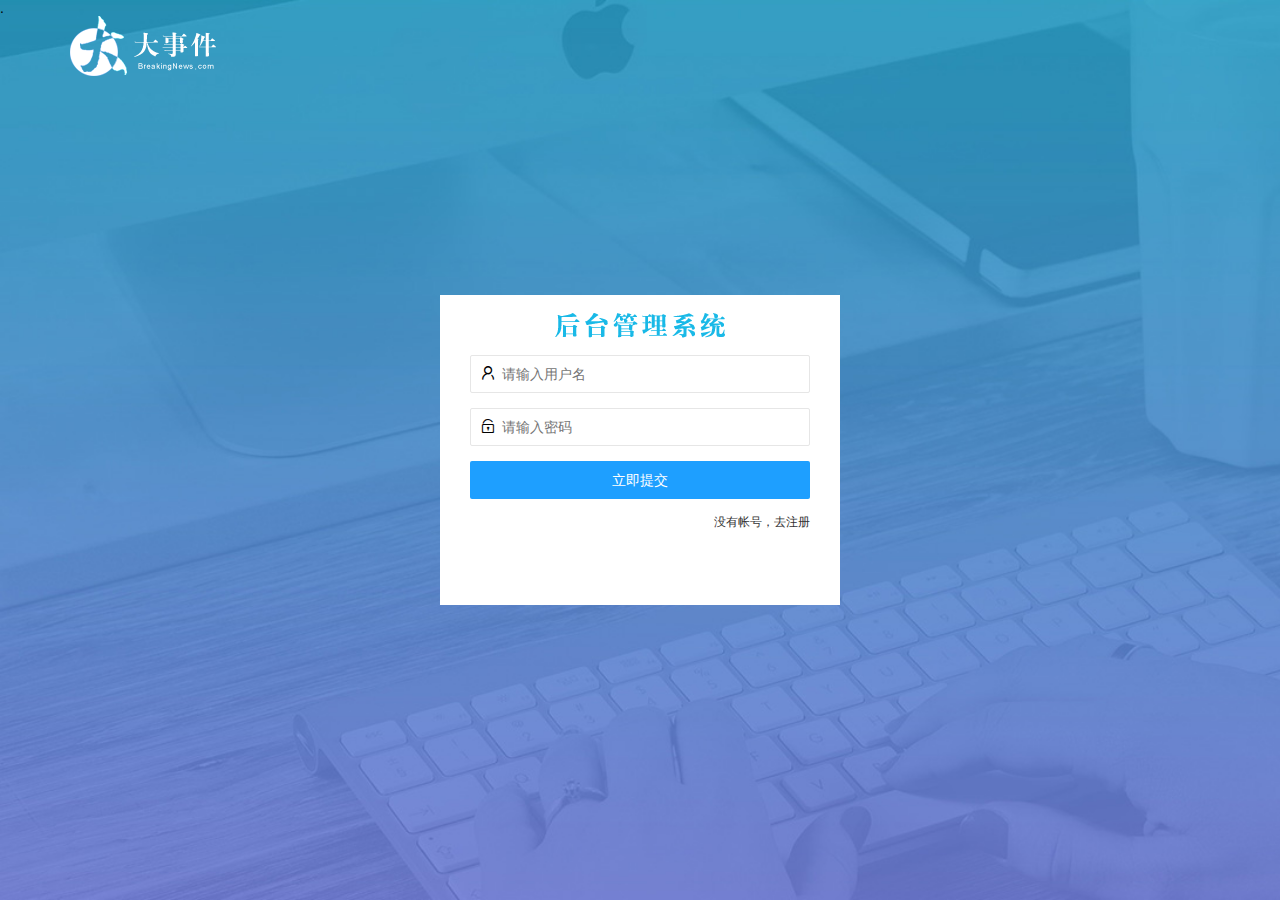
<file: login.html>
<!DOCTYPE html>
<html lang="en">.

<head>
    <meta charset="UTF-8">
    <meta name="viewport" content="width=device-width, initial-scale=1.0">
    <title>大事件登录/注册</title>
    <link rel="stylesheet" href="./assets/lib/layui/css/layui.css">
    <link rel="stylesheet" href="./assets/css/login.css">
</head>

<body>
    <!-- logo -->
    <div class="layui-main">
        <img src="./assets/images/logo.png" alt="">
    </div>

    <!-- 登录注册框 -->
    <div class="loginandregbox">
        <div class="title-box"></div>
        <!-- 登录 -->
        <div class="loginbox">
            <form class="layui-form" action="" id="form-login">
                <!-- 用户名 -->
                <div class="layui-form-item">
                    <i class="layui-icon layui-icon-username"></i>
                    <input type="text" name="username" lay-verify="required" placeholder="请输入用户名"
                        autocomplete="off" class="layui-input">
                </div>
                <!-- 密码 -->
                <div class="layui-form-item">
                    <i class="layui-icon layui-icon-password"></i>
                    <input type="password" name="password" lay-verify="required" placeholder="请输入密码"
                        autocomplete="off" class="layui-input">
                </div>
                <!-- 提交按钮 -->
                <div class="layui-form-item">
                    <button class="layui-btn layui-btn-normal layui-btn-fluid" lay-submit >立即提交</button>
                </div>
                <div class="layui-form-item links">
                    <a href="javascript:;" id="link-reg">没有帐号，去注册</a>
                </div>
            </form>
        </div>

        <!-- 注册 -->
        <div class="regbox">
            <form class="layui-form" action="" id="form-reg">
                <!-- 用户名 -->
                <div class="layui-form-item">
                    <i class="layui-icon layui-icon-username"></i>
                    <input type="text" name="username" lay-verify="required" placeholder="请输入用户名"
                        autocomplete="off" class="layui-input">
                </div>
                <!-- 密码 -->
                <div class="layui-form-item">
                    <i class="layui-icon layui-icon-password"></i>
                    <input type="password" name="password" lay-verify="pw" placeholder="请输入密码" autocomplete="off" class="layui-input" id="password">
                </div>
                <!-- 确认密码 -->
                <div class="layui-form-item">
                    <i class="layui-icon layui-icon-password"></i>
                    <input type="password" name="repassword" lay-verify="rpw" placeholder="请再次输入密码"
                        autocomplete="off" id="repassword" class="layui-input">
                </div>
                <!-- 提交按钮 -->
                <div class="layui-form-item">
                    <button class="layui-btn layui-btn-normal layui-btn-fluid" id="reg" lay-submit >立即提交</button>
                </div>
                <div class="layui-form-item links">
                    <a href="javascript:;" id="link-login">已有帐号，去登录</a>
                </div>
            </form>            
        </div>
    </div>

    <script src="./assets/lib/jquery.js"></script>
    <script src="./assets/js/baseurl.js"></script>
    <script src="./assets/lib/layui/layui.all.js"></script>
    <script src="./assets/js/login.js"></script>
</body>

</html>
</file>
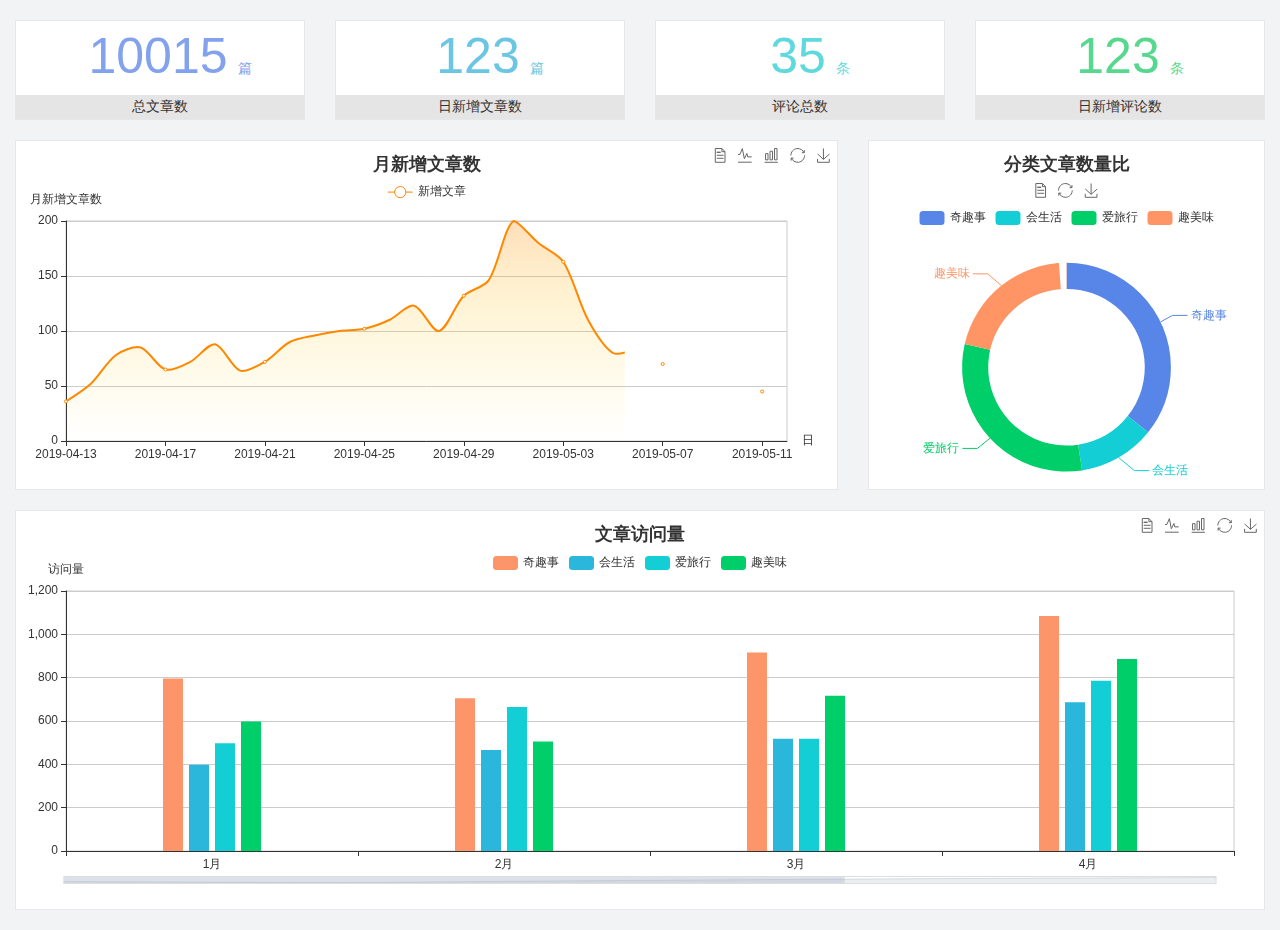
<file: home/dashboard.html>
<!DOCTYPE html>
<html lang="en">

<head>
  <meta charset="UTF-8">
  <meta name="viewport" content="width=device-width, initial-scale=1.0">
  <meta http-equiv="X-UA-Compatible" content="ie=edge">
  <title>图表统计</title>
  <link rel="stylesheet" href="../../assets/lib/bootstrap.css" />
  <link rel="stylesheet" href="../../assets/lib/main.css" />
  <script src="../../assets/lib/jquery.js"></script>
  <script type="text/javascript" src="../../assets/lib/echarts.min.js"></script>
</head>

<body>
  <div class="container-fluid">
    <div class="row spannel_list">
      <div class="col-sm-3 col-xs-6">
        <div class="spannel">
          <em>10015</em><span>篇</span>
          <b>总文章数</b>
        </div>
      </div>
      <div class="col-sm-3 col-xs-6">
        <div class="spannel scolor01">
          <em>123</em><span>篇</span>
          <b>日新增文章数</b>
        </div>
      </div>
      <div class="col-sm-3 col-xs-6">
        <div class="spannel scolor02">
          <em>35</em><span>条</span>
          <b>评论总数</b>
        </div>
      </div>
      <div class="col-sm-3 col-xs-6">
        <div class="spannel scolor03">
          <em>123</em><span>条</span>
          <b>日新增评论数</b>
        </div>
      </div>
    </div>
  </div>

  <div class="container-fluid">
    <div class="row curve-pie">
      <div class="col-lg-8 col-md-8">
        <div class="gragh_pannel" id="curve_show"></div>
      </div>
      <div class="col-lg-4 col-md-4">
        <div class="gragh_pannel" id="pie_show"></div>
      </div>
    </div>
  </div>

  <div class="container-fluid">
    <div class="column_pannel" id="column_show"></div>
  </div>

  <script>
    var oChart = echarts.init(document.getElementById('curve_show'));
    var aList_all = [
      { 'count': 36, 'date': '2019-04-13' },
      { 'count': 52, 'date': '2019-04-14' },
      { 'count': 78, 'date': '2019-04-15' },
      { 'count': 85, 'date': '2019-04-16' },
      { 'count': 65, 'date': '2019-04-17' },
      { 'count': 72, 'date': '2019-04-18' },
      { 'count': 88, 'date': '2019-04-19' },
      { 'count': 64, 'date': '2019-04-20' },
      { 'count': 72, 'date': '2019-04-21' },
      { 'count': 90, 'date': '2019-04-22' },
      { 'count': 96, 'date': '2019-04-23' },
      { 'count': 100, 'date': '2019-04-24' },
      { 'count': 102, 'date': '2019-04-25' },
      { 'count': 110, 'date': '2019-04-26' },
      { 'count': 123, 'date': '2019-04-27' },
      { 'count': 100, 'date': '2019-04-28' },
      { 'count': 132, 'date': '2019-04-29' },
      { 'count': 146, 'date': '2019-04-30' },
      { 'count': 200, 'date': '2019-05-01' },
      { 'count': 180, 'date': '2019-05-02' },
      { 'count': 163, 'date': '2019-05-03' },
      { 'count': 110, 'date': '2019-05-04' },
      { 'count': 80, 'date': '2019-05-05' },
      { 'count': 82, 'date': '2019-05-06' },
      { 'count': 70, 'date': '2019-05-07' },
      { 'count': 65, 'date': '2019-05-08' },
      { 'count': 54, 'date': '2019-05-09' },
      { 'count': 40, 'date': '2019-05-10' },
      { 'count': 45, 'date': '2019-05-11' },
      { 'count': 38, 'date': '2019-05-12' },
    ];

    let aCount = [];
    let aDate = [];

    for (var i = 0; i < aList_all.length; i++) {
      aCount.push(aList_all[i].count);
      aDate.push(aList_all[i].date);
    }

    var chartopt = {
      title: {
        text: '月新增文章数',
        left: 'center',
        top: '10'
      },
      tooltip: {
        trigger: 'axis'
      },
      legend: {
        data: ['新增文章'],
        top: '40'
      },
      toolbox: {
        show: true,
        feature: {
          mark: { show: true },
          dataView: { show: true, readOnly: false },
          magicType: { show: true, type: ['line', 'bar'] },
          restore: { show: true },
          saveAsImage: { show: true }
        }
      },
      calculable: true,
      xAxis: [
        {
          name: '日',
          type: 'category',
          boundaryGap: false,
          data: aDate
        }
      ],
      yAxis: [
        {
          name: '月新增文章数',
          type: 'value'
        }
      ],
      series: [
        {
          name: '新增文章',
          type: 'line',
          smooth: true,
          itemStyle: { normal: { areaStyle: { type: 'default' }, color: '#f80' }, lineStyle: { color: '#f80' } },
          data: aCount
        }],
      areaStyle: {
        normal: {
          color: new echarts.graphic.LinearGradient(0, 0, 0, 1, [{
            offset: 0,
            color: 'rgba(255,136,0,0.39)'
          }, {
            offset: .34,
            color: 'rgba(255,180,0,0.25)'
          }, {
            offset: 1,
            color: 'rgba(255,222,0,0.00)'
          }])

        }
      },
      grid: {
        show: true,
        x: 50,
        x2: 50,
        y: 80,
        height: 220
      }
    };

    oChart.setOption(chartopt);


    var oPie = echarts.init(document.getElementById('pie_show'));
    var oPieopt =
    {
      title: {
        top: 10,
        text: '分类文章数量比',
        x: 'center'
      },
      tooltip: {
        trigger: 'item',
        formatter: "{a} <br/>{b} : {c} ({d}%)"
      },
      color: ['#5885e8', '#13cfd5', '#00ce68', '#ff9565'],
      legend: {
        x: 'center',
        top: 65,
        data: ['奇趣事', '会生活', '爱旅行', '趣美味']
      },
      toolbox: {
        show: true,
        x: 'center',
        top: 35,
        feature: {
          mark: { show: true },
          dataView: { show: true, readOnly: false },
          magicType: {
            show: true,
            type: ['pie', 'funnel'],
            option: {
              funnel: {
                x: '25%',
                width: '50%',
                funnelAlign: 'left',
                max: 1548
              }
            }
          },
          restore: { show: true },
          saveAsImage: { show: true }
        }
      },
      calculable: true,
      series: [
        {
          name: '访问来源',
          type: 'pie',
          radius: ['45%', '60%'],
          center: ['50%', '65%'],
          data: [
            { value: 300, name: '奇趣事' },
            { value: 100, name: '会生活' },
            { value: 260, name: '爱旅行' },
            { value: 180, name: '趣美味' }
          ]
        }
      ]
    };
    oPie.setOption(oPieopt);



    var oColumn = this.echarts.init(document.getElementById('column_show'));
    var oColumnopt =
    {
      title: {
        text: '文章访问量',
        left: 'center',
        top: '10'
      },
      tooltip: {
        trigger: 'axis'
      },
      legend: {
        data: ['奇趣事', '会生活', '爱旅行', '趣美味'],
        top: '40'
      },
      toolbox: {
        show: true,
        feature: {
          mark: { show: true },
          dataView: { show: true, readOnly: false },
          magicType: { show: true, type: ['line', 'bar'] },
          restore: { show: true },
          saveAsImage: { show: true }
        }
      },
      calculable: true,
      xAxis: [
        {
          type: 'category',
          data: ['1月', '2月', '3月', '4月', '5月']
        }
      ],
      yAxis: [
        {
          name: '访问量',
          type: 'value'
        }
      ],
      series: [
        {
          name: '奇趣事',
          type: 'bar',
          barWidth: 20,
          itemStyle: {
            normal: { areaStyle: { type: 'default' }, color: '#fd956a' }
          },
          data: [800, 708, 920, 1090, 1200]
        },
        {
          name: '会生活',
          type: 'bar',
          barWidth: 20,
          itemStyle: {
            normal: { areaStyle: { type: 'default' }, color: '#2bb6db' }
          },
          data: [400, 468, 520, 690, 800]
        },
        {
          name: '爱旅行',
          type: 'bar',
          barWidth: 20,
          itemStyle: {
            normal: { areaStyle: { type: 'default' }, color: '#13cfd5' }
          },
          data: [500, 668, 520, 790, 900]
        },
        {
          name: '趣美味',
          type: 'bar',
          barWidth: 20,
          itemStyle: {
            normal: { areaStyle: { type: 'default' }, color: '#00ce68' }
          },
          data: [600, 508, 720, 890, 1000]
        }
      ],
      grid: {
        show: true,
        x: 50,
        x2: 30,
        y: 80,
        height: 260
      },
      dataZoom: [//给x轴设置滚动条
        {
          start: 0,//默认为0
          end: 100 - 1000 / 31,//默认为100
          type: 'slider',
          show: true,
          xAxisIndex: [0],
          handleSize: 0,//滑动条的 左右2个滑动条的大小
          height: 8,//组件高度
          left: 45, //左边的距离
          right: 50,//右边的距离
          bottom: 26,//右边的距离
          handleColor: '#ddd',//h滑动图标的颜色
          handleStyle: {
            borderColor: "#cacaca",
            borderWidth: "1",
            shadowBlur: 2,
            background: "#ddd",
            shadowColor: "#ddd",
          }
        }]
    };
    oColumn.setOption(oColumnopt);
  </script>
</body>

</html>
</file>
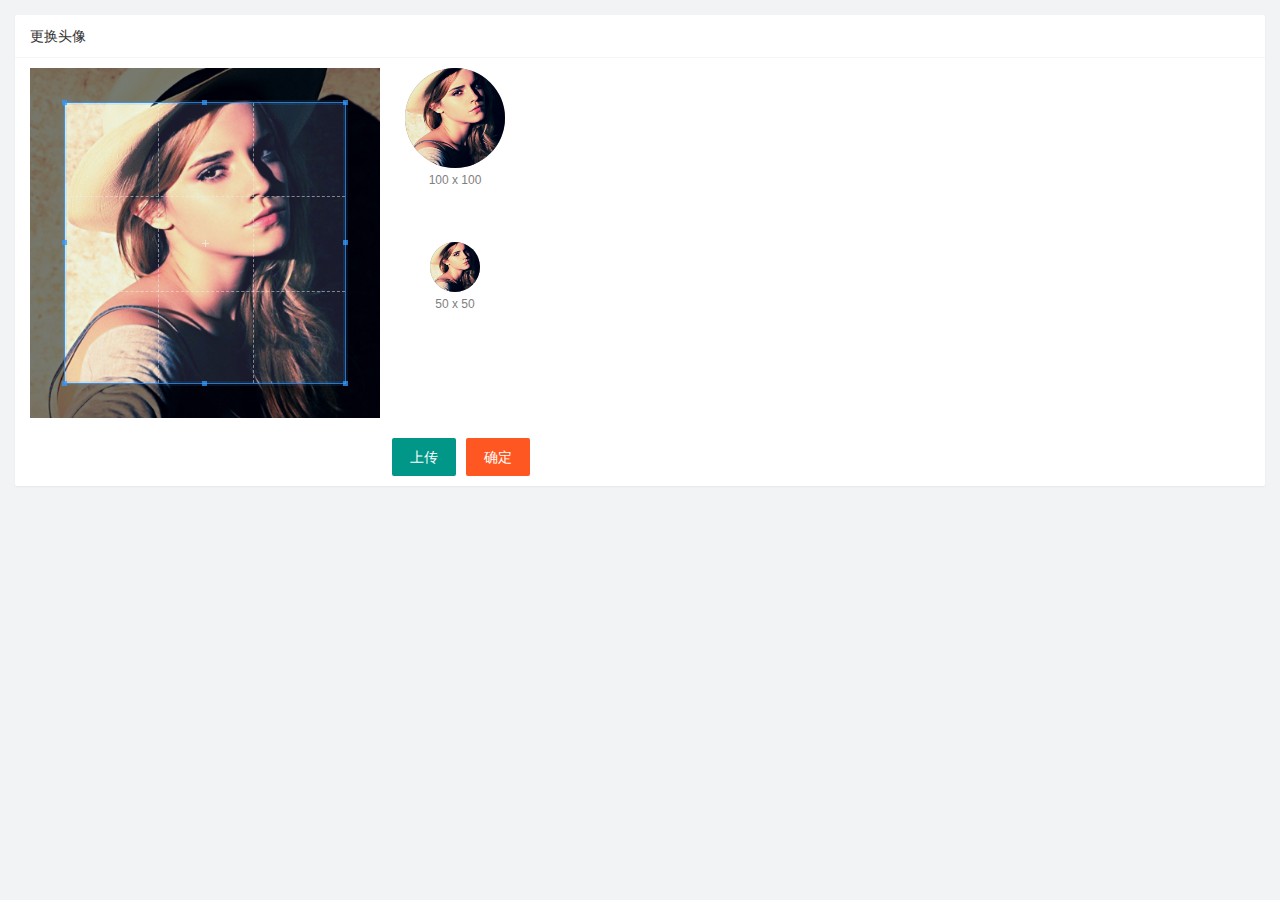
<file: user/useavatar.html>
<!DOCTYPE html>
<html lang="en">

<head>
    <meta charset="UTF-8">
    <meta name="viewport" content="width=device-width, initial-scale=1.0">
    <title>Document</title>
    <link rel="stylesheet" href="/assets/lib/layui/css/layui.css">
    <link rel="stylesheet" href="/assets/lib/cropper/cropper.css">
    <link rel="stylesheet" href="/assets/css/user/useravatar.css">
</head>

<body>
    <div class="layui-card">
        <div class="layui-card-header">更换头像</div>
        <div class="layui-card-body">
            <!-- 第一行的图片裁剪和预览区域 -->
            <div class="row1">
                <!-- 图片裁剪区域 -->
                <div class="cropper-box">
                    <!-- 这个 img 标签很重要，将来会把它初始化为裁剪区域 -->
                    <img id="image" src="/assets/images/sample.jpg" />
                </div>
                <!-- 图片的预览区域 -->
                <div class="preview-box">
                    <div>
                        <!-- 宽高为 100px 的预览区域 -->
                        <div class="img-preview w100"></div>
                        <p class="size">100 x 100</p>
                    </div>
                    <div>
                        <!-- 宽高为 50px 的预览区域 -->
                        <div class="img-preview w50"></div>
                        <p class="size">50 x 50</p>
                    </div>
                </div>
            </div>
            <!-- 第二行的按钮区域 -->
            <div class="row2">
                <input type="file" id="file" accept="image/png,image/jpeg,image/jpg">
                <button type="button" class="layui-btn" id="choose">上传</button>
                <button type="button" class="layui-btn layui-btn-danger" id="upload">确定</button>
            </div>
        </div>
    </div>


    <script src="/assets/lib/layui/layui.all.js"></script>
    <script src="/assets/lib/jquery.js"></script>
    
    <script src="/assets/lib/cropper/Cropper.js"></script>
    <script src="/assets/lib/cropper/jquery-cropper.js"></script>

    <script src="/assets/js/baseurl.js"></script>
    <script src="/assets/js/user/useravatar.js"></script>
</body>

</html>
</file>
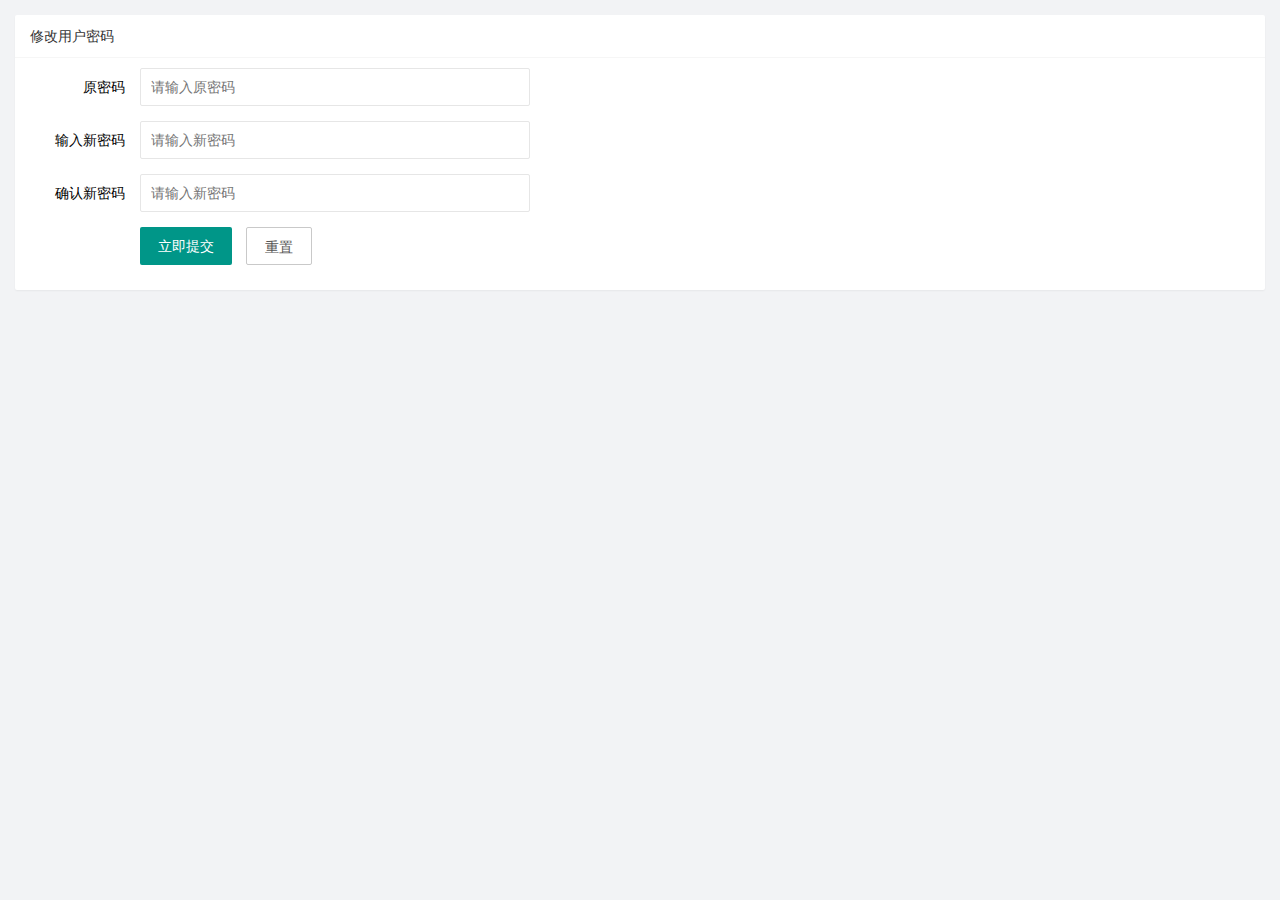
<file: user/usepwd.html>
<!DOCTYPE html>
<html lang="en">

<head>
    <meta charset="UTF-8">
    <meta name="viewport" content="width=device-width, initial-scale=1.0">
    <title>Document</title>
    <link rel="stylesheet" href="/assets/lib/layui/css/layui.css">
    <link rel="stylesheet" href="/assets/css/user/userpwd.css">
</head>

<body>
    <div class="layui-card">
        <div class="layui-card-header">修改用户密码</div>
        <div class="layui-card-body">
            <form class="layui-form" action="" id="userpwd">
                <!-- 原密码 -->
                <div class="layui-form-item">
                    <label class="layui-form-label">原密码</label>
                    <div class="layui-input-block">
                        <input type="password" name="oldPwd" required lay-verify="required" placeholder="请输入原密码"
                            autocomplete="off" class="layui-input">
                    </div>
                </div>
                <!-- 新密码 -->
                <div class="layui-form-item">
                    <label class="layui-form-label">输入新密码</label>
                    <div class="layui-input-block">
                        <input type="password" name="newPwd" required lay-verify="pwd|samepwd" placeholder="请输入新密码"
                            autocomplete="off" class="layui-input">
                    </div>
                </div>
                <!-- 确认新密码 -->
                <div class="layui-form-item">
                    <label class="layui-form-label">确认新密码</label>
                    <div class="layui-input-block">
                        <input type="password" name="renewPwd" required lay-verify="repwd" placeholder="请输入新密码"
                            autocomplete="off" class="layui-input">
                    </div>
                </div>
                <div class="layui-form-item">
                    <div class="layui-input-block">
                      <button type="button" id="submit" class="layui-btn" lay-submit lay-filter="formDemo">立即提交</button>
                      <button type="reset" id="reset" class="layui-btn layui-btn-primary">重置</button>
                    </div>
                  </div>
            </form>
        </div>
    </div>
    <script src="/assets/lib/layui/layui.all.js"></script>
    <script src="/assets/lib/jquery.js"></script>
    <script src="/assets/js/baseurl.js"></script>
    <script src="/assets/js/user/userpwd.js"></script>

</body>

</html>
</file>
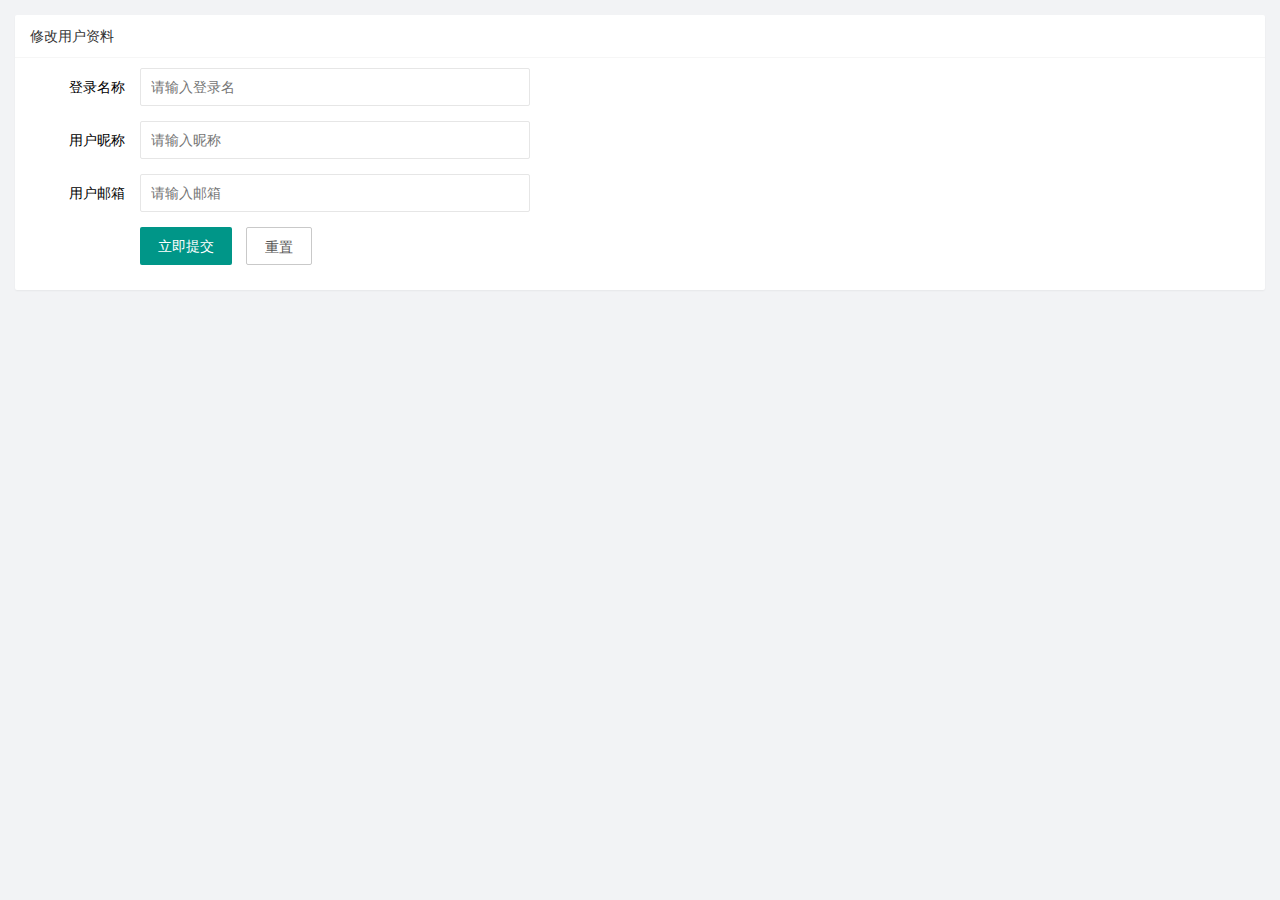
<file: user/userinfo.html>
<!DOCTYPE html>
<html lang="en">

<head>
    <meta charset="UTF-8">
    <meta name="viewport" content="width=device-width, initial-scale=1.0">
    <title>Document</title>
    <link rel="stylesheet" href="/assets/lib/layui/css/layui.css">
    <link rel="stylesheet" href="/assets/css/user/userinfo.css">
</head>

<body>
    <div class="layui-card">
        <div class="layui-card-header">修改用户资料</div>
        <div class="layui-card-body">
            <form class="layui-form" action="" lay-filter="userform" id="userinfo">
                <!-- 用户名无法更改 -->
                <div class="layui-form-item">
                    <label class="layui-form-label">登录名称</label>
                    <div class="layui-input-block">
                        <input type="text" name="username" required lay-verify="required" placeholder="请输入登录名"
                            autocomplete="off" class="layui-input" readonly>
                    </div>
                </div>
                <!-- 隐藏域 -->
                <input type="hidden" name="id" value="">
                <!-- 用户昵称 -->
                <div class="layui-form-item">
                    <label class="layui-form-label">用户昵称</label>
                    <div class="layui-input-block">
                        <input type="text" name="nickname" required lay-verify="nickname" placeholder="请输入昵称"
                            autocomplete="off" class="layui-input">
                    </div>
                </div>
                <!-- 用户邮箱 -->
                <div class="layui-form-item">
                    <label class="layui-form-label">用户邮箱</label>
                    <div class="layui-input-block">
                        <input type="text" name="email" required lay-verify="required|email" placeholder="请输入邮箱"
                            autocomplete="off" class="layui-input">
                    </div>
                </div>
                <div class="layui-form-item">
                    <div class="layui-input-block">
                      <button type="button" id="submit" class="layui-btn" lay-submit lay-filter="formDemo">立即提交</button>
                      <button type="button" id="reset" class="layui-btn layui-btn-primary">重置</button>
                    </div>
                  </div>
            </form>
        </div>
    </div>
    <script src="/assets/lib/layui/layui.all.js"></script>
    <script src="/assets/lib/jquery.js"></script>
    <script src="/assets/js/baseurl.js"></script>
    <script src="/assets/js/user/userinfo.js"></script>

</body>

</html>
</file>
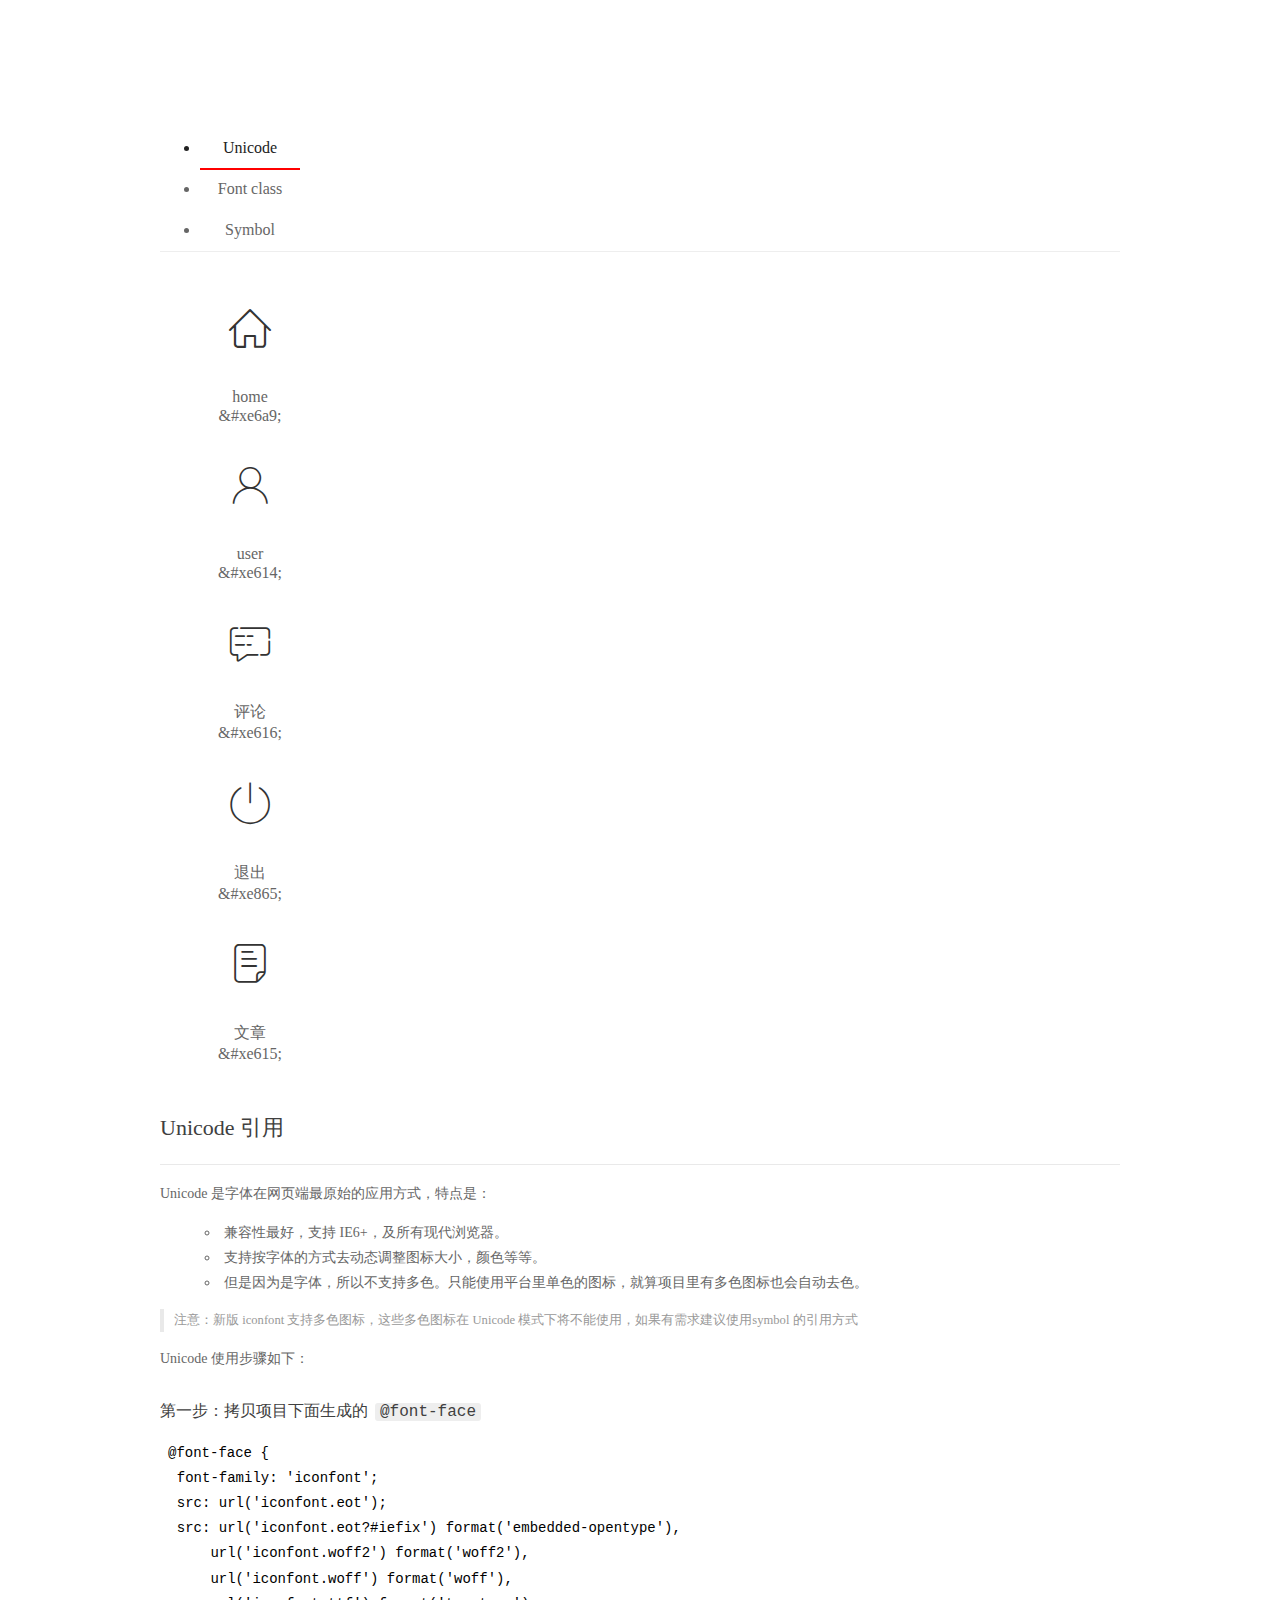
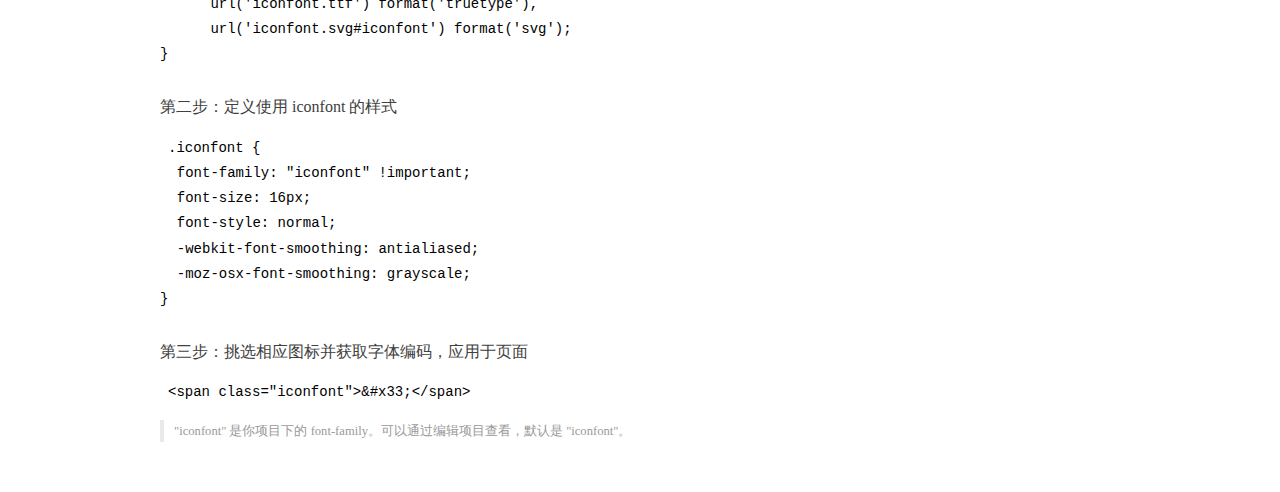
<file: assets/fonts/demo_index.html>
<!DOCTYPE html>
<html>
<head>
  <meta charset="utf-8"/>
  <title>IconFont Demo</title>
  <link rel="shortcut icon" href="https://gtms04.alicdn.com/tps/i4/TB1_oz6GVXXXXaFXpXXJDFnIXXX-64-64.ico" type="image/x-icon"/>
  <link rel="stylesheet" href="https://g.alicdn.com/thx/cube/1.3.2/cube.min.css">
  <link rel="stylesheet" href="demo.css">
  <link rel="stylesheet" href="iconfont.css">
  <script src="iconfont.js"></script>
  <!-- jQuery -->
  <script src="https://a1.alicdn.com/oss/uploads/2018/12/26/7bfddb60-08e8-11e9-9b04-53e73bb6408b.js"></script>
  <!-- 代码高亮 -->
  <script src="https://a1.alicdn.com/oss/uploads/2018/12/26/a3f714d0-08e6-11e9-8a15-ebf944d7534c.js"></script>
</head>
<body>
  <div class="main">
    <h1 class="logo"><a href="https://www.iconfont.cn/" title="iconfont 首页" target="_blank">&#xe86b;</a></h1>
    <div class="nav-tabs">
      <ul id="tabs" class="dib-box">
        <li class="dib active"><span>Unicode</span></li>
        <li class="dib"><span>Font class</span></li>
        <li class="dib"><span>Symbol</span></li>
      </ul>
      
    </div>
    <div class="tab-container">
      <div class="content unicode" style="display: block;">
          <ul class="icon_lists dib-box">
          
            <li class="dib">
              <span class="icon iconfont">&#xe6a9;</span>
                <div class="name">home</div>
                <div class="code-name">&amp;#xe6a9;</div>
              </li>
          
            <li class="dib">
              <span class="icon iconfont">&#xe614;</span>
                <div class="name">user</div>
                <div class="code-name">&amp;#xe614;</div>
              </li>
          
            <li class="dib">
              <span class="icon iconfont">&#xe616;</span>
                <div class="name">评论</div>
                <div class="code-name">&amp;#xe616;</div>
              </li>
          
            <li class="dib">
              <span class="icon iconfont">&#xe865;</span>
                <div class="name">退出</div>
                <div class="code-name">&amp;#xe865;</div>
              </li>
          
            <li class="dib">
              <span class="icon iconfont">&#xe615;</span>
                <div class="name">文章</div>
                <div class="code-name">&amp;#xe615;</div>
              </li>
          
          </ul>
          <div class="article markdown">
          <h2 id="unicode-">Unicode 引用</h2>
          <hr>

          <p>Unicode 是字体在网页端最原始的应用方式，特点是：</p>
          <ul>
            <li>兼容性最好，支持 IE6+，及所有现代浏览器。</li>
            <li>支持按字体的方式去动态调整图标大小，颜色等等。</li>
            <li>但是因为是字体，所以不支持多色。只能使用平台里单色的图标，就算项目里有多色图标也会自动去色。</li>
          </ul>
          <blockquote>
            <p>注意：新版 iconfont 支持多色图标，这些多色图标在 Unicode 模式下将不能使用，如果有需求建议使用symbol 的引用方式</p>
          </blockquote>
          <p>Unicode 使用步骤如下：</p>
          <h3 id="-font-face">第一步：拷贝项目下面生成的 <code>@font-face</code></h3>
<pre><code class="language-css"
>@font-face {
  font-family: 'iconfont';
  src: url('iconfont.eot');
  src: url('iconfont.eot?#iefix') format('embedded-opentype'),
      url('iconfont.woff2') format('woff2'),
      url('iconfont.woff') format('woff'),
      url('iconfont.ttf') format('truetype'),
      url('iconfont.svg#iconfont') format('svg');
}
</code></pre>
          <h3 id="-iconfont-">第二步：定义使用 iconfont 的样式</h3>
<pre><code class="language-css"
>.iconfont {
  font-family: "iconfont" !important;
  font-size: 16px;
  font-style: normal;
  -webkit-font-smoothing: antialiased;
  -moz-osx-font-smoothing: grayscale;
}
</code></pre>
          <h3 id="-">第三步：挑选相应图标并获取字体编码，应用于页面</h3>
<pre>
<code class="language-html"
>&lt;span class="iconfont"&gt;&amp;#x33;&lt;/span&gt;
</code></pre>
          <blockquote>
            <p>"iconfont" 是你项目下的 font-family。可以通过编辑项目查看，默认是 "iconfont"。</p>
          </blockquote>
          </div>
      </div>
      <div class="content font-class">
        <ul class="icon_lists dib-box">
          
          <li class="dib">
            <span class="icon iconfont icon-home"></span>
            <div class="name">
              home
            </div>
            <div class="code-name">.icon-home
            </div>
          </li>
          
          <li class="dib">
            <span class="icon iconfont icon-user"></span>
            <div class="name">
              user
            </div>
            <div class="code-name">.icon-user
            </div>
          </li>
          
          <li class="dib">
            <span class="icon iconfont icon-pinglun"></span>
            <div class="name">
              评论
            </div>
            <div class="code-name">.icon-pinglun
            </div>
          </li>
          
          <li class="dib">
            <span class="icon iconfont icon-tuichu"></span>
            <div class="name">
              退出
            </div>
            <div class="code-name">.icon-tuichu
            </div>
          </li>
          
          <li class="dib">
            <span class="icon iconfont icon-16"></span>
            <div class="name">
              文章
            </div>
            <div class="code-name">.icon-16
            </div>
          </li>
          
        </ul>
        <div class="article markdown">
        <h2 id="font-class-">font-class 引用</h2>
        <hr>

        <p>font-class 是 Unicode 使用方式的一种变种，主要是解决 Unicode 书写不直观，语意不明确的问题。</p>
        <p>与 Unicode 使用方式相比，具有如下特点：</p>
        <ul>
          <li>兼容性良好，支持 IE8+，及所有现代浏览器。</li>
          <li>相比于 Unicode 语意明确，书写更直观。可以很容易分辨这个 icon 是什么。</li>
          <li>因为使用 class 来定义图标，所以当要替换图标时，只需要修改 class 里面的 Unicode 引用。</li>
          <li>不过因为本质上还是使用的字体，所以多色图标还是不支持的。</li>
        </ul>
        <p>使用步骤如下：</p>
        <h3 id="-fontclass-">第一步：引入项目下面生成的 fontclass 代码：</h3>
<pre><code class="language-html">&lt;link rel="stylesheet" href="./iconfont.css"&gt;
</code></pre>
        <h3 id="-">第二步：挑选相应图标并获取类名，应用于页面：</h3>
<pre><code class="language-html">&lt;span class="iconfont icon-xxx"&gt;&lt;/span&gt;
</code></pre>
        <blockquote>
          <p>"
            iconfont" 是你项目下的 font-family。可以通过编辑项目查看，默认是 "iconfont"。</p>
        </blockquote>
      </div>
      </div>
      <div class="content symbol">
          <ul class="icon_lists dib-box">
          
            <li class="dib">
                <svg class="icon svg-icon" aria-hidden="true">
                  <use xlink:href="#icon-home"></use>
                </svg>
                <div class="name">home</div>
                <div class="code-name">#icon-home</div>
            </li>
          
            <li class="dib">
                <svg class="icon svg-icon" aria-hidden="true">
                  <use xlink:href="#icon-user"></use>
                </svg>
                <div class="name">user</div>
                <div class="code-name">#icon-user</div>
            </li>
          
            <li class="dib">
                <svg class="icon svg-icon" aria-hidden="true">
                  <use xlink:href="#icon-pinglun"></use>
                </svg>
                <div class="name">评论</div>
                <div class="code-name">#icon-pinglun</div>
            </li>
          
            <li class="dib">
                <svg class="icon svg-icon" aria-hidden="true">
                  <use xlink:href="#icon-tuichu"></use>
                </svg>
                <div class="name">退出</div>
                <div class="code-name">#icon-tuichu</div>
            </li>
          
            <li class="dib">
                <svg class="icon svg-icon" aria-hidden="true">
                  <use xlink:href="#icon-16"></use>
                </svg>
                <div class="name">文章</div>
                <div class="code-name">#icon-16</div>
            </li>
          
          </ul>
          <div class="article markdown">
          <h2 id="symbol-">Symbol 引用</h2>
          <hr>

          <p>这是一种全新的使用方式，应该说这才是未来的主流，也是平台目前推荐的用法。相关介绍可以参考这篇<a href="">文章</a>
            这种用法其实是做了一个 SVG 的集合，与另外两种相比具有如下特点：</p>
          <ul>
            <li>支持多色图标了，不再受单色限制。</li>
            <li>通过一些技巧，支持像字体那样，通过 <code>font-size</code>, <code>color</code> 来调整样式。</li>
            <li>兼容性较差，支持 IE9+，及现代浏览器。</li>
            <li>浏览器渲染 SVG 的性能一般，还不如 png。</li>
          </ul>
          <p>使用步骤如下：</p>
          <h3 id="-symbol-">第一步：引入项目下面生成的 symbol 代码：</h3>
<pre><code class="language-html">&lt;script src="./iconfont.js"&gt;&lt;/script&gt;
</code></pre>
          <h3 id="-css-">第二步：加入通用 CSS 代码（引入一次就行）：</h3>
<pre><code class="language-html">&lt;style&gt;
.icon {
  width: 1em;
  height: 1em;
  vertical-align: -0.15em;
  fill: currentColor;
  overflow: hidden;
}
&lt;/style&gt;
</code></pre>
          <h3 id="-">第三步：挑选相应图标并获取类名，应用于页面：</h3>
<pre><code class="language-html">&lt;svg class="icon" aria-hidden="true"&gt;
  &lt;use xlink:href="#icon-xxx"&gt;&lt;/use&gt;
&lt;/svg&gt;
</code></pre>
          </div>
      </div>

    </div>
  </div>
  <script>
  $(document).ready(function () {
      $('.tab-container .content:first').show()

      $('#tabs li').click(function (e) {
        var tabContent = $('.tab-container .content')
        var index = $(this).index()

        if ($(this).hasClass('active')) {
          return
        } else {
          $('#tabs li').removeClass('active')
          $(this).addClass('active')

          tabContent.hide().eq(index).fadeIn()
        }
      })
    })
  </script>
</body>
</html>
</file>
<file: assets/lib/layui/css/layui.css>
/** layui-v2.5.5 MIT License By https://www.layui.com */
 .layui-inline,img{display:inline-block;vertical-align:middle}h1,h2,h3,h4,h5,h6{font-weight:400}.layui-edge,.layui-header,.layui-inline,.layui-main{position:relative}.layui-body,.layui-edge,.layui-elip{overflow:hidden}.layui-btn,.layui-edge,.layui-inline,img{vertical-align:middle}.layui-btn,.layui-disabled,.layui-icon,.layui-unselect{-moz-user-select:none;-webkit-user-select:none;-ms-user-select:none}.layui-elip,.layui-form-checkbox span,.layui-form-pane .layui-form-label{text-overflow:ellipsis;white-space:nowrap}.layui-breadcrumb,.layui-tree-btnGroup{visibility:hidden}blockquote,body,button,dd,div,dl,dt,form,h1,h2,h3,h4,h5,h6,input,li,ol,p,pre,td,textarea,th,ul{margin:0;padding:0;-webkit-tap-highlight-color:rgba(0,0,0,0)}a:active,a:hover{outline:0}img{border:none}li{list-style:none}table{border-collapse:collapse;border-spacing:0}h4,h5,h6{font-size:100%}button,input,optgroup,option,select,textarea{font-family:inherit;font-size:inherit;font-style:inherit;font-weight:inherit;outline:0}pre{white-space:pre-wrap;white-space:-moz-pre-wrap;white-space:-pre-wrap;white-space:-o-pre-wrap;word-wrap:break-word}body{line-height:24px;font:14px Helvetica Neue,Helvetica,PingFang SC,Tahoma,Arial,sans-serif}hr{height:1px;margin:10px 0;border:0;clear:both}a{color:#333;text-decoration:none}a:hover{color:#777}a cite{font-style:normal;*cursor:pointer}.layui-border-box,.layui-border-box *{box-sizing:border-box}.layui-box,.layui-box *{box-sizing:content-box}.layui-clear{clear:both;*zoom:1}.layui-clear:after{content:'\20';clear:both;*zoom:1;display:block;height:0}.layui-inline{*display:inline;*zoom:1}.layui-edge{display:inline-block;width:0;height:0;border-width:6px;border-style:dashed;border-color:transparent}.layui-edge-top{top:-4px;border-bottom-color:#999;border-bottom-style:solid}.layui-edge-right{border-left-color:#999;border-left-style:solid}.layui-edge-bottom{top:2px;border-top-color:#999;border-top-style:solid}.layui-edge-left{border-right-color:#999;border-right-style:solid}.layui-disabled,.layui-disabled:hover{color:#d2d2d2!important;cursor:not-allowed!important}.layui-circle{border-radius:100%}.layui-show{display:block!important}.layui-hide{display:none!important}@font-face{font-family:layui-icon;src:url(../font/iconfont.eot?v=250);src:url(../font/iconfont.eot?v=250#iefix) format('embedded-opentype'),url(../font/iconfont.woff2?v=250) format('woff2'),url(../font/iconfont.woff?v=250) format('woff'),url(../font/iconfont.ttf?v=250) format('truetype'),url(../font/iconfont.svg?v=250#layui-icon) format('svg')}.layui-icon{font-family:layui-icon!important;font-size:16px;font-style:normal;-webkit-font-smoothing:antialiased;-moz-osx-font-smoothing:grayscale}.layui-icon-reply-fill:before{content:"\e611"}.layui-icon-set-fill:before{content:"\e614"}.layui-icon-menu-fill:before{content:"\e60f"}.layui-icon-search:before{content:"\e615"}.layui-icon-share:before{content:"\e641"}.layui-icon-set-sm:before{content:"\e620"}.layui-icon-engine:before{content:"\e628"}.layui-icon-close:before{content:"\1006"}.layui-icon-close-fill:before{content:"\1007"}.layui-icon-chart-screen:before{content:"\e629"}.layui-icon-star:before{content:"\e600"}.layui-icon-circle-dot:before{content:"\e617"}.layui-icon-chat:before{content:"\e606"}.layui-icon-release:before{content:"\e609"}.layui-icon-list:before{content:"\e60a"}.layui-icon-chart:before{content:"\e62c"}.layui-icon-ok-circle:before{content:"\1005"}.layui-icon-layim-theme:before{content:"\e61b"}.layui-icon-table:before{content:"\e62d"}.layui-icon-right:before{content:"\e602"}.layui-icon-left:before{content:"\e603"}.layui-icon-cart-simple:before{content:"\e698"}.layui-icon-face-cry:before{content:"\e69c"}.layui-icon-face-smile:before{content:"\e6af"}.layui-icon-survey:before{content:"\e6b2"}.layui-icon-tree:before{content:"\e62e"}.layui-icon-upload-circle:before{content:"\e62f"}.layui-icon-add-circle:before{content:"\e61f"}.layui-icon-download-circle:before{content:"\e601"}.layui-icon-templeate-1:before{content:"\e630"}.layui-icon-util:before{content:"\e631"}.layui-icon-face-surprised:before{content:"\e664"}.layui-icon-edit:before{content:"\e642"}.layui-icon-speaker:before{content:"\e645"}.layui-icon-down:before{content:"\e61a"}.layui-icon-file:before{content:"\e621"}.layui-icon-layouts:before{content:"\e632"}.layui-icon-rate-half:before{content:"\e6c9"}.layui-icon-add-circle-fine:before{content:"\e608"}.layui-icon-prev-circle:before{content:"\e633"}.layui-icon-read:before{content:"\e705"}.layui-icon-404:before{content:"\e61c"}.layui-icon-carousel:before{content:"\e634"}.layui-icon-help:before{content:"\e607"}.layui-icon-code-circle:before{content:"\e635"}.layui-icon-water:before{content:"\e636"}.layui-icon-username:before{content:"\e66f"}.layui-icon-find-fill:before{content:"\e670"}.layui-icon-about:before{content:"\e60b"}.layui-icon-location:before{content:"\e715"}.layui-icon-up:before{content:"\e619"}.layui-icon-pause:before{content:"\e651"}.layui-icon-date:before{content:"\e637"}.layui-icon-layim-uploadfile:before{content:"\e61d"}.layui-icon-delete:before{content:"\e640"}.layui-icon-play:before{content:"\e652"}.layui-icon-top:before{content:"\e604"}.layui-icon-friends:before{content:"\e612"}.layui-icon-refresh-3:before{content:"\e9aa"}.layui-icon-ok:before{content:"\e605"}.layui-icon-layer:before{content:"\e638"}.layui-icon-face-smile-fine:before{content:"\e60c"}.layui-icon-dollar:before{content:"\e659"}.layui-icon-group:before{content:"\e613"}.layui-icon-layim-download:before{content:"\e61e"}.layui-icon-picture-fine:before{content:"\e60d"}.layui-icon-link:before{content:"\e64c"}.layui-icon-diamond:before{content:"\e735"}.layui-icon-log:before{content:"\e60e"}.layui-icon-rate-solid:before{content:"\e67a"}.layui-icon-fonts-del:before{content:"\e64f"}.layui-icon-unlink:before{content:"\e64d"}.layui-icon-fonts-clear:before{content:"\e639"}.layui-icon-triangle-r:before{content:"\e623"}.layui-icon-circle:before{content:"\e63f"}.layui-icon-radio:before{content:"\e643"}.layui-icon-align-center:before{content:"\e647"}.layui-icon-align-right:before{content:"\e648"}.layui-icon-align-left:before{content:"\e649"}.layui-icon-loading-1:before{content:"\e63e"}.layui-icon-return:before{content:"\e65c"}.layui-icon-fonts-strong:before{content:"\e62b"}.layui-icon-upload:before{content:"\e67c"}.layui-icon-dialogue:before{content:"\e63a"}.layui-icon-video:before{content:"\e6ed"}.layui-icon-headset:before{content:"\e6fc"}.layui-icon-cellphone-fine:before{content:"\e63b"}.layui-icon-add-1:before{content:"\e654"}.layui-icon-face-smile-b:before{content:"\e650"}.layui-icon-fonts-html:before{content:"\e64b"}.layui-icon-form:before{content:"\e63c"}.layui-icon-cart:before{content:"\e657"}.layui-icon-camera-fill:before{content:"\e65d"}.layui-icon-tabs:before{content:"\e62a"}.layui-icon-fonts-code:before{content:"\e64e"}.layui-icon-fire:before{content:"\e756"}.layui-icon-set:before{content:"\e716"}.layui-icon-fonts-u:before{content:"\e646"}.layui-icon-triangle-d:before{content:"\e625"}.layui-icon-tips:before{content:"\e702"}.layui-icon-picture:before{content:"\e64a"}.layui-icon-more-vertical:before{content:"\e671"}.layui-icon-flag:before{content:"\e66c"}.layui-icon-loading:before{content:"\e63d"}.layui-icon-fonts-i:before{content:"\e644"}.layui-icon-refresh-1:before{content:"\e666"}.layui-icon-rmb:before{content:"\e65e"}.layui-icon-home:before{content:"\e68e"}.layui-icon-user:before{content:"\e770"}.layui-icon-notice:before{content:"\e667"}.layui-icon-login-weibo:before{content:"\e675"}.layui-icon-voice:before{content:"\e688"}.layui-icon-upload-drag:before{content:"\e681"}.layui-icon-login-qq:before{content:"\e676"}.layui-icon-snowflake:before{content:"\e6b1"}.layui-icon-file-b:before{content:"\e655"}.layui-icon-template:before{content:"\e663"}.layui-icon-auz:before{content:"\e672"}.layui-icon-console:before{content:"\e665"}.layui-icon-app:before{content:"\e653"}.layui-icon-prev:before{content:"\e65a"}.layui-icon-website:before{content:"\e7ae"}.layui-icon-next:before{content:"\e65b"}.layui-icon-component:before{content:"\e857"}.layui-icon-more:before{content:"\e65f"}.layui-icon-login-wechat:before{content:"\e677"}.layui-icon-shrink-right:before{content:"\e668"}.layui-icon-spread-left:before{content:"\e66b"}.layui-icon-camera:before{content:"\e660"}.layui-icon-note:before{content:"\e66e"}.layui-icon-refresh:before{content:"\e669"}.layui-icon-female:before{content:"\e661"}.layui-icon-male:before{content:"\e662"}.layui-icon-password:before{content:"\e673"}.layui-icon-senior:before{content:"\e674"}.layui-icon-theme:before{content:"\e66a"}.layui-icon-tread:before{content:"\e6c5"}.layui-icon-praise:before{content:"\e6c6"}.layui-icon-star-fill:before{content:"\e658"}.layui-icon-rate:before{content:"\e67b"}.layui-icon-template-1:before{content:"\e656"}.layui-icon-vercode:before{content:"\e679"}.layui-icon-cellphone:before{content:"\e678"}.layui-icon-screen-full:before{content:"\e622"}.layui-icon-screen-restore:before{content:"\e758"}.layui-icon-cols:before{content:"\e610"}.layui-icon-export:before{content:"\e67d"}.layui-icon-print:before{content:"\e66d"}.layui-icon-slider:before{content:"\e714"}.layui-icon-addition:before{content:"\e624"}.layui-icon-subtraction:before{content:"\e67e"}.layui-icon-service:before{content:"\e626"}.layui-icon-transfer:before{content:"\e691"}.layui-main{width:1140px;margin:0 auto}.layui-header{z-index:1000;height:60px}.layui-header a:hover{transition:all .5s;-webkit-transition:all .5s}.layui-side{position:fixed;left:0;top:0;bottom:0;z-index:999;width:200px;overflow-x:hidden}.layui-side-scroll{position:relative;width:220px;height:100%;overflow-x:hidden}.layui-body{position:absolute;left:200px;right:0;top:0;bottom:0;z-index:998;width:auto;overflow-y:auto;box-sizing:border-box}.layui-layout-body{overflow:hidden}.layui-layout-admin .layui-header{background-color:#23262E}.layui-layout-admin .layui-side{top:60px;width:200px;overflow-x:hidden}.layui-layout-admin .layui-body{position:fixed;top:60px;bottom:44px}.layui-layout-admin .layui-main{width:auto;margin:0 15px}.layui-layout-admin .layui-footer{position:fixed;left:200px;right:0;bottom:0;height:44px;line-height:44px;padding:0 15px;background-color:#eee}.layui-layout-admin .layui-logo{position:absolute;left:0;top:0;width:200px;height:100%;line-height:60px;text-align:center;color:#009688;font-size:16px}.layui-layout-admin .layui-header .layui-nav{background:0 0}.layui-layout-left{position:absolute!important;left:200px;top:0}.layui-layout-right{position:absolute!important;right:0;top:0}.layui-container{position:relative;margin:0 auto;padding:0 15px;box-sizing:border-box}.layui-fluid{position:relative;margin:0 auto;padding:0 15px}.layui-row:after,.layui-row:before{content:'';display:block;clear:both}.layui-col-lg1,.layui-col-lg10,.layui-col-lg11,.layui-col-lg12,.layui-col-lg2,.layui-col-lg3,.layui-col-lg4,.layui-col-lg5,.layui-col-lg6,.layui-col-lg7,.layui-col-lg8,.layui-col-lg9,.layui-col-md1,.layui-col-md10,.layui-col-md11,.layui-col-md12,.layui-col-md2,.layui-col-md3,.layui-col-md4,.layui-col-md5,.layui-col-md6,.layui-col-md7,.layui-col-md8,.layui-col-md9,.layui-col-sm1,.layui-col-sm10,.layui-col-sm11,.layui-col-sm12,.layui-col-sm2,.layui-col-sm3,.layui-col-sm4,.layui-col-sm5,.layui-col-sm6,.layui-col-sm7,.layui-col-sm8,.layui-col-sm9,.layui-col-xs1,.layui-col-xs10,.layui-col-xs11,.layui-col-xs12,.layui-col-xs2,.layui-col-xs3,.layui-col-xs4,.layui-col-xs5,.layui-col-xs6,.layui-col-xs7,.layui-col-xs8,.layui-col-xs9{position:relative;display:block;box-sizing:border-box}.layui-col-xs1,.layui-col-xs10,.layui-col-xs11,.layui-col-xs12,.layui-col-xs2,.layui-col-xs3,.layui-col-xs4,.layui-col-xs5,.layui-col-xs6,.layui-col-xs7,.layui-col-xs8,.layui-col-xs9{float:left}.layui-col-xs1{width:8.33333333%}.layui-col-xs2{width:16.66666667%}.layui-col-xs3{width:25%}.layui-col-xs4{width:33.33333333%}.layui-col-xs5{width:41.66666667%}.layui-col-xs6{width:50%}.layui-col-xs7{width:58.33333333%}.layui-col-xs8{width:66.66666667%}.layui-col-xs9{width:75%}.layui-col-xs10{width:83.33333333%}.layui-col-xs11{width:91.66666667%}.layui-col-xs12{width:100%}.layui-col-xs-offset1{margin-left:8.33333333%}.layui-col-xs-offset2{margin-left:16.66666667%}.layui-col-xs-offset3{margin-left:25%}.layui-col-xs-offset4{margin-left:33.33333333%}.layui-col-xs-offset5{margin-left:41.66666667%}.layui-col-xs-offset6{margin-left:50%}.layui-col-xs-offset7{margin-left:58.33333333%}.layui-col-xs-offset8{margin-left:66.66666667%}.layui-col-xs-offset9{margin-left:75%}.layui-col-xs-offset10{margin-left:83.33333333%}.layui-col-xs-offset11{margin-left:91.66666667%}.layui-col-xs-offset12{margin-left:100%}@media screen and (max-width:768px){.layui-hide-xs{display:none!important}.layui-show-xs-block{display:block!important}.layui-show-xs-inline{display:inline!important}.layui-show-xs-inline-block{display:inline-block!important}}@media screen and (min-width:768px){.layui-container{width:750px}.layui-hide-sm{display:none!important}.layui-show-sm-block{display:block!important}.layui-show-sm-inline{display:inline!important}.layui-show-sm-inline-block{display:inline-block!important}.layui-col-sm1,.layui-col-sm10,.layui-col-sm11,.layui-col-sm12,.layui-col-sm2,.layui-col-sm3,.layui-col-sm4,.layui-col-sm5,.layui-col-sm6,.layui-col-sm7,.layui-col-sm8,.layui-col-sm9{float:left}.layui-col-sm1{width:8.33333333%}.layui-col-sm2{width:16.66666667%}.layui-col-sm3{width:25%}.layui-col-sm4{width:33.33333333%}.layui-col-sm5{width:41.66666667%}.layui-col-sm6{width:50%}.layui-col-sm7{width:58.33333333%}.layui-col-sm8{width:66.66666667%}.layui-col-sm9{width:75%}.layui-col-sm10{width:83.33333333%}.layui-col-sm11{width:91.66666667%}.layui-col-sm12{width:100%}.layui-col-sm-offset1{margin-left:8.33333333%}.layui-col-sm-offset2{margin-left:16.66666667%}.layui-col-sm-offset3{margin-left:25%}.layui-col-sm-offset4{margin-left:33.33333333%}.layui-col-sm-offset5{margin-left:41.66666667%}.layui-col-sm-offset6{margin-left:50%}.layui-col-sm-offset7{margin-left:58.33333333%}.layui-col-sm-offset8{margin-left:66.66666667%}.layui-col-sm-offset9{margin-left:75%}.layui-col-sm-offset10{margin-left:83.33333333%}.layui-col-sm-offset11{margin-left:91.66666667%}.layui-col-sm-offset12{margin-left:100%}}@media screen and (min-width:992px){.layui-container{width:970px}.layui-hide-md{display:none!important}.layui-show-md-block{display:block!important}.layui-show-md-inline{display:inline!important}.layui-show-md-inline-block{display:inline-block!important}.layui-col-md1,.layui-col-md10,.layui-col-md11,.layui-col-md12,.layui-col-md2,.layui-col-md3,.layui-col-md4,.layui-col-md5,.layui-col-md6,.layui-col-md7,.layui-col-md8,.layui-col-md9{float:left}.layui-col-md1{width:8.33333333%}.layui-col-md2{width:16.66666667%}.layui-col-md3{width:25%}.layui-col-md4{width:33.33333333%}.layui-col-md5{width:41.66666667%}.layui-col-md6{width:50%}.layui-col-md7{width:58.33333333%}.layui-col-md8{width:66.66666667%}.layui-col-md9{width:75%}.layui-col-md10{width:83.33333333%}.layui-col-md11{width:91.66666667%}.layui-col-md12{width:100%}.layui-col-md-offset1{margin-left:8.33333333%}.layui-col-md-offset2{margin-left:16.66666667%}.layui-col-md-offset3{margin-left:25%}.layui-col-md-offset4{margin-left:33.33333333%}.layui-col-md-offset5{margin-left:41.66666667%}.layui-col-md-offset6{margin-left:50%}.layui-col-md-offset7{margin-left:58.33333333%}.layui-col-md-offset8{margin-left:66.66666667%}.layui-col-md-offset9{margin-left:75%}.layui-col-md-offset10{margin-left:83.33333333%}.layui-col-md-offset11{margin-left:91.66666667%}.layui-col-md-offset12{margin-left:100%}}@media screen and (min-width:1200px){.layui-container{width:1170px}.layui-hide-lg{display:none!important}.layui-show-lg-block{display:block!important}.layui-show-lg-inline{display:inline!important}.layui-show-lg-inline-block{display:inline-block!important}.layui-col-lg1,.layui-col-lg10,.layui-col-lg11,.layui-col-lg12,.layui-col-lg2,.layui-col-lg3,.layui-col-lg4,.layui-col-lg5,.layui-col-lg6,.layui-col-lg7,.layui-col-lg8,.layui-col-lg9{float:left}.layui-col-lg1{width:8.33333333%}.layui-col-lg2{width:16.66666667%}.layui-col-lg3{width:25%}.layui-col-lg4{width:33.33333333%}.layui-col-lg5{width:41.66666667%}.layui-col-lg6{width:50%}.layui-col-lg7{width:58.33333333%}.layui-col-lg8{width:66.66666667%}.layui-col-lg9{width:75%}.layui-col-lg10{width:83.33333333%}.layui-col-lg11{width:91.66666667%}.layui-col-lg12{width:100%}.layui-col-lg-offset1{margin-left:8.33333333%}.layui-col-lg-offset2{margin-left:16.66666667%}.layui-col-lg-offset3{margin-left:25%}.layui-col-lg-offset4{margin-left:33.33333333%}.layui-col-lg-offset5{margin-left:41.66666667%}.layui-col-lg-offset6{margin-left:50%}.layui-col-lg-offset7{margin-left:58.33333333%}.layui-col-lg-offset8{margin-left:66.66666667%}.layui-col-lg-offset9{margin-left:75%}.layui-col-lg-offset10{margin-left:83.33333333%}.layui-col-lg-offset11{margin-left:91.66666667%}.layui-col-lg-offset12{margin-left:100%}}.layui-col-space1{margin:-.5px}.layui-col-space1>*{padding:.5px}.layui-col-space3{margin:-1.5px}.layui-col-space3>*{padding:1.5px}.layui-col-space5{margin:-2.5px}.layui-col-space5>*{padding:2.5px}.layui-col-space8{margin:-3.5px}.layui-col-space8>*{padding:3.5px}.layui-col-space10{margin:-5px}.layui-col-space10>*{padding:5px}.layui-col-space12{margin:-6px}.layui-col-space12>*{padding:6px}.layui-col-space15{margin:-7.5px}.layui-col-space15>*{padding:7.5px}.layui-col-space18{margin:-9px}.layui-col-space18>*{padding:9px}.layui-col-space20{margin:-10px}.layui-col-space20>*{padding:10px}.layui-col-space22{margin:-11px}.layui-col-space22>*{padding:11px}.layui-col-space25{margin:-12.5px}.layui-col-space25>*{padding:12.5px}.layui-col-space30{margin:-15px}.layui-col-space30>*{padding:15px}.layui-btn,.layui-input,.layui-select,.layui-textarea,.layui-upload-button{outline:0;-webkit-appearance:none;transition:all .3s;-webkit-transition:all .3s;box-sizing:border-box}.layui-elem-quote{margin-bottom:10px;padding:15px;line-height:22px;border-left:5px solid #009688;border-radius:0 2px 2px 0;background-color:#f2f2f2}.layui-quote-nm{border-style:solid;border-width:1px 1px 1px 5px;background:0 0}.layui-elem-field{margin-bottom:10px;padding:0;border-width:1px;border-style:solid}.layui-elem-field legend{margin-left:20px;padding:0 10px;font-size:20px;font-weight:300}.layui-field-title{margin:10px 0 20px;border-width:1px 0 0}.layui-field-box{padding:10px 15px}.layui-field-title .layui-field-box{padding:10px 0}.layui-progress{position:relative;height:6px;border-radius:20px;background-color:#e2e2e2}.layui-progress-bar{position:absolute;left:0;top:0;width:0;max-width:100%;height:6px;border-radius:20px;text-align:right;background-color:#5FB878;transition:all .3s;-webkit-transition:all .3s}.layui-progress-big,.layui-progress-big .layui-progress-bar{height:18px;line-height:18px}.layui-progress-text{position:relative;top:-20px;line-height:18px;font-size:12px;color:#666}.layui-progress-big .layui-progress-text{position:static;padding:0 10px;color:#fff}.layui-collapse{border-width:1px;border-style:solid;border-radius:2px}.layui-colla-content,.layui-colla-item{border-top-width:1px;border-top-style:solid}.layui-colla-item:first-child{border-top:none}.layui-colla-title{position:relative;height:42px;line-height:42px;padding:0 15px 0 35px;color:#333;background-color:#f2f2f2;cursor:pointer;font-size:14px;overflow:hidden}.layui-colla-content{display:none;padding:10px 15px;line-height:22px;color:#666}.layui-colla-icon{position:absolute;left:15px;top:0;font-size:14px}.layui-card{margin-bottom:15px;border-radius:2px;background-color:#fff;box-shadow:0 1px 2px 0 rgba(0,0,0,.05)}.layui-card:last-child{margin-bottom:0}.layui-card-header{position:relative;height:42px;line-height:42px;padding:0 15px;border-bottom:1px solid #f6f6f6;color:#333;border-radius:2px 2px 0 0;font-size:14px}.layui-bg-black,.layui-bg-blue,.layui-bg-cyan,.layui-bg-green,.layui-bg-orange,.layui-bg-red{color:#fff!important}.layui-card-body{position:relative;padding:10px 15px;line-height:24px}.layui-card-body[pad15]{padding:15px}.layui-card-body[pad20]{padding:20px}.layui-card-body .layui-table{margin:5px 0}.layui-card .layui-tab{margin:0}.layui-panel-window{position:relative;padding:15px;border-radius:0;border-top:5px solid #E6E6E6;background-color:#fff}.layui-auxiliar-moving{position:fixed;left:0;right:0;top:0;bottom:0;width:100%;height:100%;background:0 0;z-index:9999999999}.layui-form-label,.layui-form-mid,.layui-form-select,.layui-input-block,.layui-input-inline,.layui-textarea{position:relative}.layui-bg-red{background-color:#FF5722!important}.layui-bg-orange{background-color:#FFB800!important}.layui-bg-green{background-color:#009688!important}.layui-bg-cyan{background-color:#2F4056!important}.layui-bg-blue{background-color:#1E9FFF!important}.layui-bg-black{background-color:#393D49!important}.layui-bg-gray{background-color:#eee!important;color:#666!important}.layui-badge-rim,.layui-colla-content,.layui-colla-item,.layui-collapse,.layui-elem-field,.layui-form-pane .layui-form-item[pane],.layui-form-pane .layui-form-label,.layui-input,.layui-layedit,.layui-layedit-tool,.layui-quote-nm,.layui-select,.layui-tab-bar,.layui-tab-card,.layui-tab-title,.layui-tab-title .layui-this:after,.layui-textarea{border-color:#e6e6e6}.layui-timeline-item:before,hr{background-color:#e6e6e6}.layui-text{line-height:22px;font-size:14px;color:#666}.layui-text h1,.layui-text h2,.layui-text h3{font-weight:500;color:#333}.layui-text h1{font-size:30px}.layui-text h2{font-size:24px}.layui-text h3{font-size:18px}.layui-text a:not(.layui-btn){color:#01AAED}.layui-text a:not(.layui-btn):hover{text-decoration:underline}.layui-text ul{padding:5px 0 5px 15px}.layui-text ul li{margin-top:5px;list-style-type:disc}.layui-text em,.layui-word-aux{color:#999!important;padding:0 5px!important}.layui-btn{display:inline-block;height:38px;line-height:38px;padding:0 18px;background-color:#009688;color:#fff;white-space:nowrap;text-align:center;font-size:14px;border:none;border-radius:2px;cursor:pointer}.layui-btn:hover{opacity:.8;filter:alpha(opacity=80);color:#fff}.layui-btn:active{opacity:1;filter:alpha(opacity=100)}.layui-btn+.layui-btn{margin-left:10px}.layui-btn-container{font-size:0}.layui-btn-container .layui-btn{margin-right:10px;margin-bottom:10px}.layui-btn-container .layui-btn+.layui-btn{margin-left:0}.layui-table .layui-btn-container .layui-btn{margin-bottom:9px}.layui-btn-radius{border-radius:100px}.layui-btn .layui-icon{margin-right:3px;font-size:18px;vertical-align:bottom;vertical-align:middle\9}.layui-btn-primary{border:1px solid #C9C9C9;background-color:#fff;color:#555}.layui-btn-primary:hover{border-color:#009688;color:#333}.layui-btn-normal{background-color:#1E9FFF}.layui-btn-warm{background-color:#FFB800}.layui-btn-danger{background-color:#FF5722}.layui-btn-checked{background-color:#5FB878}.layui-btn-disabled,.layui-btn-disabled:active,.layui-btn-disabled:hover{border:1px solid #e6e6e6;background-color:#FBFBFB;color:#C9C9C9;cursor:not-allowed;opacity:1}.layui-btn-lg{height:44px;line-height:44px;padding:0 25px;font-size:16px}.layui-btn-sm{height:30px;line-height:30px;padding:0 10px;font-size:12px}.layui-btn-sm i{font-size:16px!important}.layui-btn-xs{height:22px;line-height:22px;padding:0 5px;font-size:12px}.layui-btn-xs i{font-size:14px!important}.layui-btn-group{display:inline-block;vertical-align:middle;font-size:0}.layui-btn-group .layui-btn{margin-left:0!important;margin-right:0!important;border-left:1px solid rgba(255,255,255,.5);border-radius:0}.layui-btn-group .layui-btn-primary{border-left:none}.layui-btn-group .layui-btn-primary:hover{border-color:#C9C9C9;color:#009688}.layui-btn-group .layui-btn:first-child{border-left:none;border-radius:2px 0 0 2px}.layui-btn-group .layui-btn-primary:first-child{border-left:1px solid #c9c9c9}.layui-btn-group .layui-btn:last-child{border-radius:0 2px 2px 0}.layui-btn-group .layui-btn+.layui-btn{margin-left:0}.layui-btn-group+.layui-btn-group{margin-left:10px}.layui-btn-fluid{width:100%}.layui-input,.layui-select,.layui-textarea{height:38px;line-height:1.3;line-height:38px\9;border-width:1px;border-style:solid;background-color:#fff;border-radius:2px}.layui-input::-webkit-input-placeholder,.layui-select::-webkit-input-placeholder,.layui-textarea::-webkit-input-placeholder{line-height:1.3}.layui-input,.layui-textarea{display:block;width:100%;padding-left:10px}.layui-input:hover,.layui-textarea:hover{border-color:#D2D2D2!important}.layui-input:focus,.layui-textarea:focus{border-color:#C9C9C9!important}.layui-textarea{min-height:100px;height:auto;line-height:20px;padding:6px 10px;resize:vertical}.layui-select{padding:0 10px}.layui-form input[type=checkbox],.layui-form input[type=radio],.layui-form select{display:none}.layui-form [lay-ignore]{display:initial}.layui-form-item{margin-bottom:15px;clear:both;*zoom:1}.layui-form-item:after{content:'\20';clear:both;*zoom:1;display:block;height:0}.layui-form-label{float:left;display:block;padding:9px 15px;width:80px;font-weight:400;line-height:20px;text-align:right}.layui-form-label-col{display:block;float:none;padding:9px 0;line-height:20px;text-align:left}.layui-form-item .layui-inline{margin-bottom:5px;margin-right:10px}.layui-input-block{margin-left:110px;min-height:36px}.layui-input-inline{display:inline-block;vertical-align:middle}.layui-form-item .layui-input-inline{float:left;width:190px;margin-right:10px}.layui-form-text .layui-input-inline{width:auto}.layui-form-mid{float:left;display:block;padding:9px 0!important;line-height:20px;margin-right:10px}.layui-form-danger+.layui-form-select .layui-input,.layui-form-danger:focus{border-color:#FF5722!important}.layui-form-select .layui-input{padding-right:30px;cursor:pointer}.layui-form-select .layui-edge{position:absolute;right:10px;top:50%;margin-top:-3px;cursor:pointer;border-width:6px;border-top-color:#c2c2c2;border-top-style:solid;transition:all .3s;-webkit-transition:all .3s}.layui-form-select dl{display:none;position:absolute;left:0;top:42px;padding:5px 0;z-index:899;min-width:100%;border:1px solid #d2d2d2;max-height:300px;overflow-y:auto;background-color:#fff;border-radius:2px;box-shadow:0 2px 4px rgba(0,0,0,.12);box-sizing:border-box}.layui-form-select dl dd,.layui-form-select dl dt{padding:0 10px;line-height:36px;white-space:nowrap;overflow:hidden;text-overflow:ellipsis}.layui-form-select dl dt{font-size:12px;color:#999}.layui-form-select dl dd{cursor:pointer}.layui-form-select dl dd:hover{background-color:#f2f2f2;-webkit-transition:.5s all;transition:.5s all}.layui-form-select .layui-select-group dd{padding-left:20px}.layui-form-select dl dd.layui-select-tips{padding-left:10px!important;color:#999}.layui-form-select dl dd.layui-this{background-color:#5FB878;color:#fff}.layui-form-checkbox,.layui-form-select dl dd.layui-disabled{background-color:#fff}.layui-form-selected dl{display:block}.layui-form-checkbox,.layui-form-checkbox *,.layui-form-switch{display:inline-block;vertical-align:middle}.layui-form-selected .layui-edge{margin-top:-9px;-webkit-transform:rotate(180deg);transform:rotate(180deg);margin-top:-3px\9}:root .layui-form-selected .layui-edge{margin-top:-9px\0/IE9}.layui-form-selectup dl{top:auto;bottom:42px}.layui-select-none{margin:5px 0;text-align:center;color:#999}.layui-select-disabled .layui-disabled{border-color:#eee!important}.layui-select-disabled .layui-edge{border-top-color:#d2d2d2}.layui-form-checkbox{position:relative;height:30px;line-height:30px;margin-right:10px;padding-right:30px;cursor:pointer;font-size:0;-webkit-transition:.1s linear;transition:.1s linear;box-sizing:border-box}.layui-form-checkbox span{padding:0 10px;height:100%;font-size:14px;border-radius:2px 0 0 2px;background-color:#d2d2d2;color:#fff;overflow:hidden}.layui-form-checkbox:hover span{background-color:#c2c2c2}.layui-form-checkbox i{position:absolute;right:0;top:0;width:30px;height:28px;border:1px solid #d2d2d2;border-left:none;border-radius:0 2px 2px 0;color:#fff;font-size:20px;text-align:center}.layui-form-checkbox:hover i{border-color:#c2c2c2;color:#c2c2c2}.layui-form-checked,.layui-form-checked:hover{border-color:#5FB878}.layui-form-checked span,.layui-form-checked:hover span{background-color:#5FB878}.layui-form-checked i,.layui-form-checked:hover i{color:#5FB878}.layui-form-item .layui-form-checkbox{margin-top:4px}.layui-form-checkbox[lay-skin=primary]{height:auto!important;line-height:normal!important;min-width:18px;min-height:18px;border:none!important;margin-right:0;padding-left:28px;padding-right:0;background:0 0}.layui-form-checkbox[lay-skin=primary] span{padding-left:0;padding-right:15px;line-height:18px;background:0 0;color:#666}.layui-form-checkbox[lay-skin=primary] i{right:auto;left:0;width:16px;height:16px;line-height:16px;border:1px solid #d2d2d2;font-size:12px;border-radius:2px;background-color:#fff;-webkit-transition:.1s linear;transition:.1s linear}.layui-form-checkbox[lay-skin=primary]:hover i{border-color:#5FB878;color:#fff}.layui-form-checked[lay-skin=primary] i{border-color:#5FB878!important;background-color:#5FB878;color:#fff}.layui-checkbox-disbaled[lay-skin=primary] span{background:0 0!important;color:#c2c2c2}.layui-checkbox-disbaled[lay-skin=primary]:hover i{border-color:#d2d2d2}.layui-form-item .layui-form-checkbox[lay-skin=primary]{margin-top:10px}.layui-form-switch{position:relative;height:22px;line-height:22px;min-width:35px;padding:0 5px;margin-top:8px;border:1px solid #d2d2d2;border-radius:20px;cursor:pointer;background-color:#fff;-webkit-transition:.1s linear;transition:.1s linear}.layui-form-switch i{position:absolute;left:5px;top:3px;width:16px;height:16px;border-radius:20px;background-color:#d2d2d2;-webkit-transition:.1s linear;transition:.1s linear}.layui-form-switch em{position:relative;top:0;width:25px;margin-left:21px;padding:0!important;text-align:center!important;color:#999!important;font-style:normal!important;font-size:12px}.layui-form-onswitch{border-color:#5FB878;background-color:#5FB878}.layui-checkbox-disbaled,.layui-checkbox-disbaled i{border-color:#e2e2e2!important}.layui-form-onswitch i{left:100%;margin-left:-21px;background-color:#fff}.layui-form-onswitch em{margin-left:5px;margin-right:21px;color:#fff!important}.layui-checkbox-disbaled span{background-color:#e2e2e2!important}.layui-checkbox-disbaled:hover i{color:#fff!important}[lay-radio]{display:none}.layui-form-radio,.layui-form-radio *{display:inline-block;vertical-align:middle}.layui-form-radio{line-height:28px;margin:6px 10px 0 0;padding-right:10px;cursor:pointer;font-size:0}.layui-form-radio *{font-size:14px}.layui-form-radio>i{margin-right:8px;font-size:22px;color:#c2c2c2}.layui-form-radio>i:hover,.layui-form-radioed>i{color:#5FB878}.layui-radio-disbaled>i{color:#e2e2e2!important}.layui-form-pane .layui-form-label{width:110px;padding:8px 15px;height:38px;line-height:20px;border-width:1px;border-style:solid;border-radius:2px 0 0 2px;text-align:center;background-color:#FBFBFB;overflow:hidden;box-sizing:border-box}.layui-form-pane .layui-input-inline{margin-left:-1px}.layui-form-pane .layui-input-block{margin-left:110px;left:-1px}.layui-form-pane .layui-input{border-radius:0 2px 2px 0}.layui-form-pane .layui-form-text .layui-form-label{float:none;width:100%;border-radius:2px;box-sizing:border-box;text-align:left}.layui-form-pane .layui-form-text .layui-input-inline{display:block;margin:0;top:-1px;clear:both}.layui-form-pane .layui-form-text .layui-input-block{margin:0;left:0;top:-1px}.layui-form-pane .layui-form-text .layui-textarea{min-height:100px;border-radius:0 0 2px 2px}.layui-form-pane .layui-form-checkbox{margin:4px 0 4px 10px}.layui-form-pane .layui-form-radio,.layui-form-pane .layui-form-switch{margin-top:6px;margin-left:10px}.layui-form-pane .layui-form-item[pane]{position:relative;border-width:1px;border-style:solid}.layui-form-pane .layui-form-item[pane] .layui-form-label{position:absolute;left:0;top:0;height:100%;border-width:0 1px 0 0}.layui-form-pane .layui-form-item[pane] .layui-input-inline{margin-left:110px}@media screen and (max-width:450px){.layui-form-item .layui-form-label{text-overflow:ellipsis;overflow:hidden;white-space:nowrap}.layui-form-item .layui-inline{display:block;margin-right:0;margin-bottom:20px;clear:both}.layui-form-item .layui-inline:after{content:'\20';clear:both;display:block;height:0}.layui-form-item .layui-input-inline{display:block;float:none;left:-3px;width:auto;margin:0 0 10px 112px}.layui-form-item .layui-input-inline+.layui-form-mid{margin-left:110px;top:-5px;padding:0}.layui-form-item .layui-form-checkbox{margin-right:5px;margin-bottom:5px}}.layui-layedit{border-width:1px;border-style:solid;border-radius:2px}.layui-layedit-tool{padding:3px 5px;border-bottom-width:1px;border-bottom-style:solid;font-size:0}.layedit-tool-fixed{position:fixed;top:0;border-top:1px solid #e2e2e2}.layui-layedit-tool .layedit-tool-mid,.layui-layedit-tool .layui-icon{display:inline-block;vertical-align:middle;text-align:center;font-size:14px}.layui-layedit-tool .layui-icon{position:relative;width:32px;height:30px;line-height:30px;margin:3px 5px;color:#777;cursor:pointer;border-radius:2px}.layui-layedit-tool .layui-icon:hover{color:#393D49}.layui-layedit-tool .layui-icon:active{color:#000}.layui-layedit-tool .layedit-tool-active{background-color:#e2e2e2;color:#000}.layui-layedit-tool .layui-disabled,.layui-layedit-tool .layui-disabled:hover{color:#d2d2d2;cursor:not-allowed}.layui-layedit-tool .layedit-tool-mid{width:1px;height:18px;margin:0 10px;background-color:#d2d2d2}.layedit-tool-html{width:50px!important;font-size:30px!important}.layedit-tool-b,.layedit-tool-code,.layedit-tool-help{font-size:16px!important}.layedit-tool-d,.layedit-tool-face,.layedit-tool-image,.layedit-tool-unlink{font-size:18px!important}.layedit-tool-image input{position:absolute;font-size:0;left:0;top:0;width:100%;height:100%;opacity:.01;filter:Alpha(opacity=1);cursor:pointer}.layui-layedit-iframe iframe{display:block;width:100%}#LAY_layedit_code{overflow:hidden}.layui-laypage{display:inline-block;*display:inline;*zoom:1;vertical-align:middle;margin:10px 0;font-size:0}.layui-laypage>a:first-child,.layui-laypage>a:first-child em{border-radius:2px 0 0 2px}.layui-laypage>a:last-child,.layui-laypage>a:last-child em{border-radius:0 2px 2px 0}.layui-laypage>:first-child{margin-left:0!important}.layui-laypage>:last-child{margin-right:0!important}.layui-laypage a,.layui-laypage button,.layui-laypage input,.layui-laypage select,.layui-laypage span{border:1px solid #e2e2e2}.layui-laypage a,.layui-laypage span{display:inline-block;*display:inline;*zoom:1;vertical-align:middle;padding:0 15px;height:28px;line-height:28px;margin:0 -1px 5px 0;background-color:#fff;color:#333;font-size:12px}.layui-flow-more a *,.layui-laypage input,.layui-table-view select[lay-ignore]{display:inline-block}.layui-laypage a:hover{color:#009688}.layui-laypage em{font-style:normal}.layui-laypage .layui-laypage-spr{color:#999;font-weight:700}.layui-laypage a{text-decoration:none}.layui-laypage .layui-laypage-curr{position:relative}.layui-laypage .layui-laypage-curr em{position:relative;color:#fff}.layui-laypage .layui-laypage-curr .layui-laypage-em{position:absolute;left:-1px;top:-1px;padding:1px;width:100%;height:100%;background-color:#009688}.layui-laypage-em{border-radius:2px}.layui-laypage-next em,.layui-laypage-prev em{font-family:Sim sun;font-size:16px}.layui-laypage .layui-laypage-count,.layui-laypage .layui-laypage-limits,.layui-laypage .layui-laypage-refresh,.layui-laypage .layui-laypage-skip{margin-left:10px;margin-right:10px;padding:0;border:none}.layui-laypage .layui-laypage-limits,.layui-laypage .layui-laypage-refresh{vertical-align:top}.layui-laypage .layui-laypage-refresh i{font-size:18px;cursor:pointer}.layui-laypage select{height:22px;padding:3px;border-radius:2px;cursor:pointer}.layui-laypage .layui-laypage-skip{height:30px;line-height:30px;color:#999}.layui-laypage button,.layui-laypage input{height:30px;line-height:30px;border-radius:2px;vertical-align:top;background-color:#fff;box-sizing:border-box}.layui-laypage input{width:40px;margin:0 10px;padding:0 3px;text-align:center}.layui-laypage input:focus,.layui-laypage select:focus{border-color:#009688!important}.layui-laypage button{margin-left:10px;padding:0 10px;cursor:pointer}.layui-table,.layui-table-view{margin:10px 0}.layui-flow-more{margin:10px 0;text-align:center;color:#999;font-size:14px}.layui-flow-more a{height:32px;line-height:32px}.layui-flow-more a *{vertical-align:top}.layui-flow-more a cite{padding:0 20px;border-radius:3px;background-color:#eee;color:#333;font-style:normal}.layui-flow-more a cite:hover{opacity:.8}.layui-flow-more a i{font-size:30px;color:#737383}.layui-table{width:100%;background-color:#fff;color:#666}.layui-table tr{transition:all .3s;-webkit-transition:all .3s}.layui-table th{text-align:left;font-weight:400}.layui-table tbody tr:hover,.layui-table thead tr,.layui-table-click,.layui-table-header,.layui-table-hover,.layui-table-mend,.layui-table-patch,.layui-table-tool,.layui-table-total,.layui-table-total tr,.layui-table[lay-even] tr:nth-child(even){background-color:#f2f2f2}.layui-table td,.layui-table th,.layui-table-col-set,.layui-table-fixed-r,.layui-table-grid-down,.layui-table-header,.layui-table-page,.layui-table-tips-main,.layui-table-tool,.layui-table-total,.layui-table-view,.layui-table[lay-skin=line],.layui-table[lay-skin=row]{border-width:1px;border-style:solid;border-color:#e6e6e6}.layui-table td,.layui-table th{position:relative;padding:9px 15px;min-height:20px;line-height:20px;font-size:14px}.layui-table[lay-skin=line] td,.layui-table[lay-skin=line] th{border-width:0 0 1px}.layui-table[lay-skin=row] td,.layui-table[lay-skin=row] th{border-width:0 1px 0 0}.layui-table[lay-skin=nob] td,.layui-table[lay-skin=nob] th{border:none}.layui-table img{max-width:100px}.layui-table[lay-size=lg] td,.layui-table[lay-size=lg] th{padding:15px 30px}.layui-table-view .layui-table[lay-size=lg] .layui-table-cell{height:40px;line-height:40px}.layui-table[lay-size=sm] td,.layui-table[lay-size=sm] th{font-size:12px;padding:5px 10px}.layui-table-view .layui-table[lay-size=sm] .layui-table-cell{height:20px;line-height:20px}.layui-table[lay-data]{display:none}.layui-table-box{position:relative;overflow:hidden}.layui-table-view .layui-table{position:relative;width:auto;margin:0}.layui-table-view .layui-table[lay-skin=line]{border-width:0 1px 0 0}.layui-table-view .layui-table[lay-skin=row]{border-width:0 0 1px}.layui-table-view .layui-table td,.layui-table-view .layui-table th{padding:5px 0;border-top:none;border-left:none}.layui-table-view .layui-table th.layui-unselect .layui-table-cell span{cursor:pointer}.layui-table-view .layui-table td{cursor:default}.layui-table-view .layui-table td[data-edit=text]{cursor:text}.layui-table-view .layui-form-checkbox[lay-skin=primary] i{width:18px;height:18px}.layui-table-view .layui-form-radio{line-height:0;padding:0}.layui-table-view .layui-form-radio>i{margin:0;font-size:20px}.layui-table-init{position:absolute;left:0;top:0;width:100%;height:100%;text-align:center;z-index:110}.layui-table-init .layui-icon{position:absolute;left:50%;top:50%;margin:-15px 0 0 -15px;font-size:30px;color:#c2c2c2}.layui-table-header{border-width:0 0 1px;overflow:hidden}.layui-table-header .layui-table{margin-bottom:-1px}.layui-table-tool .layui-inline[lay-event]{position:relative;width:26px;height:26px;padding:5px;line-height:16px;margin-right:10px;text-align:center;color:#333;border:1px solid #ccc;cursor:pointer;-webkit-transition:.5s all;transition:.5s all}.layui-table-tool .layui-inline[lay-event]:hover{border:1px solid #999}.layui-table-tool-temp{padding-right:120px}.layui-table-tool-self{position:absolute;right:17px;top:10px}.layui-table-tool .layui-table-tool-self .layui-inline[lay-event]{margin:0 0 0 10px}.layui-table-tool-panel{position:absolute;top:29px;left:-1px;padding:5px 0;min-width:150px;min-height:40px;border:1px solid #d2d2d2;text-align:left;overflow-y:auto;background-color:#fff;box-shadow:0 2px 4px rgba(0,0,0,.12)}.layui-table-cell,.layui-table-tool-panel li{overflow:hidden;text-overflow:ellipsis;white-space:nowrap}.layui-table-tool-panel li{padding:0 10px;line-height:30px;-webkit-transition:.5s all;transition:.5s all}.layui-table-tool-panel li .layui-form-checkbox[lay-skin=primary]{width:100%;padding-left:28px}.layui-table-tool-panel li:hover{background-color:#f2f2f2}.layui-table-tool-panel li .layui-form-checkbox[lay-skin=primary] i{position:absolute;left:0;top:0}.layui-table-tool-panel li .layui-form-checkbox[lay-skin=primary] span{padding:0}.layui-table-tool .layui-table-tool-self .layui-table-tool-panel{left:auto;right:-1px}.layui-table-col-set{position:absolute;right:0;top:0;width:20px;height:100%;border-width:0 0 0 1px;background-color:#fff}.layui-table-sort{width:10px;height:20px;margin-left:5px;cursor:pointer!important}.layui-table-sort .layui-edge{position:absolute;left:5px;border-width:5px}.layui-table-sort .layui-table-sort-asc{top:3px;border-top:none;border-bottom-style:solid;border-bottom-color:#b2b2b2}.layui-table-sort .layui-table-sort-asc:hover{border-bottom-color:#666}.layui-table-sort .layui-table-sort-desc{bottom:5px;border-bottom:none;border-top-style:solid;border-top-color:#b2b2b2}.layui-table-sort .layui-table-sort-desc:hover{border-top-color:#666}.layui-table-sort[lay-sort=asc] .layui-table-sort-asc{border-bottom-color:#000}.layui-table-sort[lay-sort=desc] .layui-table-sort-desc{border-top-color:#000}.layui-table-cell{height:28px;line-height:28px;padding:0 15px;position:relative;box-sizing:border-box}.layui-table-cell .layui-form-checkbox[lay-skin=primary]{top:-1px;padding:0}.layui-table-cell .layui-table-link{color:#01AAED}.laytable-cell-checkbox,.laytable-cell-numbers,.laytable-cell-radio,.laytable-cell-space{padding:0;text-align:center}.layui-table-body{position:relative;overflow:auto;margin-right:-1px;margin-bottom:-1px}.layui-table-body .layui-none{line-height:26px;padding:15px;text-align:center;color:#999}.layui-table-fixed{position:absolute;left:0;top:0;z-index:101}.layui-table-fixed .layui-table-body{overflow:hidden}.layui-table-fixed-l{box-shadow:0 -1px 8px rgba(0,0,0,.08)}.layui-table-fixed-r{left:auto;right:-1px;border-width:0 0 0 1px;box-shadow:-1px 0 8px rgba(0,0,0,.08)}.layui-table-fixed-r .layui-table-header{position:relative;overflow:visible}.layui-table-mend{position:absolute;right:-49px;top:0;height:100%;width:50px}.layui-table-tool{position:relative;z-index:890;width:100%;min-height:50px;line-height:30px;padding:10px 15px;border-width:0 0 1px}.layui-table-tool .layui-btn-container{margin-bottom:-10px}.layui-table-page,.layui-table-total{border-width:1px 0 0;margin-bottom:-1px;overflow:hidden}.layui-table-page{position:relative;width:100%;padding:7px 7px 0;height:41px;font-size:12px;white-space:nowrap}.layui-table-page>div{height:26px}.layui-table-page .layui-laypage{margin:0}.layui-table-page .layui-laypage a,.layui-table-page .layui-laypage span{height:26px;line-height:26px;margin-bottom:10px;border:none;background:0 0}.layui-table-page .layui-laypage a,.layui-table-page .layui-laypage span.layui-laypage-curr{padding:0 12px}.layui-table-page .layui-laypage span{margin-left:0;padding:0}.layui-table-page .layui-laypage .layui-laypage-prev{margin-left:-7px!important}.layui-table-page .layui-laypage .layui-laypage-curr .layui-laypage-em{left:0;top:0;padding:0}.layui-table-page .layui-laypage button,.layui-table-page .layui-laypage input{height:26px;line-height:26px}.layui-table-page .layui-laypage input{width:40px}.layui-table-page .layui-laypage button{padding:0 10px}.layui-table-page select{height:18px}.layui-table-patch .layui-table-cell{padding:0;width:30px}.layui-table-edit{position:absolute;left:0;top:0;width:100%;height:100%;padding:0 14px 1px;border-radius:0;box-shadow:1px 1px 20px rgba(0,0,0,.15)}.layui-table-edit:focus{border-color:#5FB878!important}select.layui-table-edit{padding:0 0 0 10px;border-color:#C9C9C9}.layui-table-view .layui-form-checkbox,.layui-table-view .layui-form-radio,.layui-table-view .layui-form-switch{top:0;margin:0;box-sizing:content-box}.layui-table-view .layui-form-checkbox{top:-1px;height:26px;line-height:26px}.layui-table-view .layui-form-checkbox i{height:26px}.layui-table-grid .layui-table-cell{overflow:visible}.layui-table-grid-down{position:absolute;top:0;right:0;width:26px;height:100%;padding:5px 0;border-width:0 0 0 1px;text-align:center;background-color:#fff;color:#999;cursor:pointer}.layui-table-grid-down .layui-icon{position:absolute;top:50%;left:50%;margin:-8px 0 0 -8px}.layui-table-grid-down:hover{background-color:#fbfbfb}body .layui-table-tips .layui-layer-content{background:0 0;padding:0;box-shadow:0 1px 6px rgba(0,0,0,.12)}.layui-table-tips-main{margin:-44px 0 0 -1px;max-height:150px;padding:8px 15px;font-size:14px;overflow-y:scroll;background-color:#fff;color:#666}.layui-table-tips-c{position:absolute;right:-3px;top:-13px;width:20px;height:20px;padding:3px;cursor:pointer;background-color:#666;border-radius:50%;color:#fff}.layui-table-tips-c:hover{background-color:#777}.layui-table-tips-c:before{position:relative;right:-2px}.layui-upload-file{display:none!important;opacity:.01;filter:Alpha(opacity=1)}.layui-upload-drag,.layui-upload-form,.layui-upload-wrap{display:inline-block}.layui-upload-list{margin:10px 0}.layui-upload-choose{padding:0 10px;color:#999}.layui-upload-drag{position:relative;padding:30px;border:1px dashed #e2e2e2;background-color:#fff;text-align:center;cursor:pointer;color:#999}.layui-upload-drag .layui-icon{font-size:50px;color:#009688}.layui-upload-drag[lay-over]{border-color:#009688}.layui-upload-iframe{position:absolute;width:0;height:0;border:0;visibility:hidden}.layui-upload-wrap{position:relative;vertical-align:middle}.layui-upload-wrap .layui-upload-file{display:block!important;position:absolute;left:0;top:0;z-index:10;font-size:100px;width:100%;height:100%;opacity:.01;filter:Alpha(opacity=1);cursor:pointer}.layui-transfer-active,.layui-transfer-box{display:inline-block;vertical-align:middle}.layui-transfer-box,.layui-transfer-header,.layui-transfer-search{border-width:0;border-style:solid;border-color:#e6e6e6}.layui-transfer-box{position:relative;border-width:1px;width:200px;height:360px;border-radius:2px;background-color:#fff}.layui-transfer-box .layui-form-checkbox{width:100%;margin:0!important}.layui-transfer-header{height:38px;line-height:38px;padding:0 10px;border-bottom-width:1px}.layui-transfer-search{position:relative;padding:10px;border-bottom-width:1px}.layui-transfer-search .layui-input{height:32px;padding-left:30px;font-size:12px}.layui-transfer-search .layui-icon-search{position:absolute;left:20px;top:50%;margin-top:-8px;color:#666}.layui-transfer-active{margin:0 15px}.layui-transfer-active .layui-btn{display:block;margin:0;padding:0 15px;background-color:#5FB878;border-color:#5FB878;color:#fff}.layui-transfer-active .layui-btn-disabled{background-color:#FBFBFB;border-color:#e6e6e6;color:#C9C9C9}.layui-transfer-active .layui-btn:first-child{margin-bottom:15px}.layui-transfer-active .layui-btn .layui-icon{margin:0;font-size:14px!important}.layui-transfer-data{padding:5px 0;overflow:auto}.layui-transfer-data li{height:32px;line-height:32px;padding:0 10px}.layui-transfer-data li:hover{background-color:#f2f2f2;transition:.5s all}.layui-transfer-data .layui-none{padding:15px 10px;text-align:center;color:#999}.layui-nav{position:relative;padding:0 20px;background-color:#393D49;color:#fff;border-radius:2px;font-size:0;box-sizing:border-box}.layui-nav *{font-size:14px}.layui-nav .layui-nav-item{position:relative;display:inline-block;*display:inline;*zoom:1;vertical-align:middle;line-height:60px}.layui-nav .layui-nav-item a{display:block;padding:0 20px;color:#fff;color:rgba(255,255,255,.7);transition:all .3s;-webkit-transition:all .3s}.layui-nav .layui-this:after,.layui-nav-bar,.layui-nav-tree .layui-nav-itemed:after{position:absolute;left:0;top:0;width:0;height:5px;background-color:#5FB878;transition:all .2s;-webkit-transition:all .2s}.layui-nav-bar{z-index:1000}.layui-nav .layui-nav-item a:hover,.layui-nav .layui-this a{color:#fff}.layui-nav .layui-this:after{content:'';top:auto;bottom:0;width:100%}.layui-nav-img{width:30px;height:30px;margin-right:10px;border-radius:50%}.layui-nav .layui-nav-more{content:'';width:0;height:0;border-style:solid dashed dashed;border-color:#fff transparent transparent;overflow:hidden;cursor:pointer;transition:all .2s;-webkit-transition:all .2s;position:absolute;top:50%;right:3px;margin-top:-3px;border-width:6px;border-top-color:rgba(255,255,255,.7)}.layui-nav .layui-nav-mored,.layui-nav-itemed>a .layui-nav-more{margin-top:-9px;border-style:dashed dashed solid;border-color:transparent transparent #fff}.layui-nav-child{display:none;position:absolute;left:0;top:65px;min-width:100%;line-height:36px;padding:5px 0;box-shadow:0 2px 4px rgba(0,0,0,.12);border:1px solid #d2d2d2;background-color:#fff;z-index:100;border-radius:2px;white-space:nowrap}.layui-nav .layui-nav-child a{color:#333}.layui-nav .layui-nav-child a:hover{background-color:#f2f2f2;color:#000}.layui-nav-child dd{position:relative}.layui-nav .layui-nav-child dd.layui-this a,.layui-nav-child dd.layui-this{background-color:#5FB878;color:#fff}.layui-nav-child dd.layui-this:after{display:none}.layui-nav-tree{width:200px;padding:0}.layui-nav-tree .layui-nav-item{display:block;width:100%;line-height:45px}.layui-nav-tree .layui-nav-item a{position:relative;height:45px;line-height:45px;text-overflow:ellipsis;overflow:hidden;white-space:nowrap}.layui-nav-tree .layui-nav-item a:hover{background-color:#4E5465}.layui-nav-tree .layui-nav-bar{width:5px;height:0;background-color:#009688}.layui-nav-tree .layui-nav-child dd.layui-this,.layui-nav-tree .layui-nav-child dd.layui-this a,.layui-nav-tree .layui-this,.layui-nav-tree .layui-this>a,.layui-nav-tree .layui-this>a:hover{background-color:#009688;color:#fff}.layui-nav-tree .layui-this:after{display:none}.layui-nav-itemed>a,.layui-nav-tree .layui-nav-title a,.layui-nav-tree .layui-nav-title a:hover{color:#fff!important}.layui-nav-tree .layui-nav-child{position:relative;z-index:0;top:0;border:none;box-shadow:none}.layui-nav-tree .layui-nav-child a{height:40px;line-height:40px;color:#fff;color:rgba(255,255,255,.7)}.layui-nav-tree .layui-nav-child,.layui-nav-tree .layui-nav-child a:hover{background:0 0;color:#fff}.layui-nav-tree .layui-nav-more{right:10px}.layui-nav-itemed>.layui-nav-child{display:block;padding:0;background-color:rgba(0,0,0,.3)!important}.layui-nav-itemed>.layui-nav-child>.layui-this>.layui-nav-child{display:block}.layui-nav-side{position:fixed;top:0;bottom:0;left:0;overflow-x:hidden;z-index:999}.layui-bg-blue .layui-nav-bar,.layui-bg-blue .layui-nav-itemed:after,.layui-bg-blue .layui-this:after{background-color:#93D1FF}.layui-bg-blue .layui-nav-child dd.layui-this{background-color:#1E9FFF}.layui-bg-blue .layui-nav-itemed>a,.layui-nav-tree.layui-bg-blue .layui-nav-title a,.layui-nav-tree.layui-bg-blue .layui-nav-title a:hover{background-color:#007DDB!important}.layui-breadcrumb{font-size:0}.layui-breadcrumb>*{font-size:14px}.layui-breadcrumb a{color:#999!important}.layui-breadcrumb a:hover{color:#5FB878!important}.layui-breadcrumb a cite{color:#666;font-style:normal}.layui-breadcrumb span[lay-separator]{margin:0 10px;color:#999}.layui-tab{margin:10px 0;text-align:left!important}.layui-tab[overflow]>.layui-tab-title{overflow:hidden}.layui-tab-title{position:relative;left:0;height:40px;white-space:nowrap;font-size:0;border-bottom-width:1px;border-bottom-style:solid;transition:all .2s;-webkit-transition:all .2s}.layui-tab-title li{display:inline-block;*display:inline;*zoom:1;vertical-align:middle;font-size:14px;transition:all .2s;-webkit-transition:all .2s;position:relative;line-height:40px;min-width:65px;padding:0 15px;text-align:center;cursor:pointer}.layui-tab-title li a{display:block}.layui-tab-title .layui-this{color:#000}.layui-tab-title .layui-this:after{position:absolute;left:0;top:0;content:'';width:100%;height:41px;border-width:1px;border-style:solid;border-bottom-color:#fff;border-radius:2px 2px 0 0;box-sizing:border-box;pointer-events:none}.layui-tab-bar{position:absolute;right:0;top:0;z-index:10;width:30px;height:39px;line-height:39px;border-width:1px;border-style:solid;border-radius:2px;text-align:center;background-color:#fff;cursor:pointer}.layui-tab-bar .layui-icon{position:relative;display:inline-block;top:3px;transition:all .3s;-webkit-transition:all .3s}.layui-tab-item{display:none}.layui-tab-more{padding-right:30px;height:auto!important;white-space:normal!important}.layui-tab-more li.layui-this:after{border-bottom-color:#e2e2e2;border-radius:2px}.layui-tab-more .layui-tab-bar .layui-icon{top:-2px;top:3px\9;-webkit-transform:rotate(180deg);transform:rotate(180deg)}:root .layui-tab-more .layui-tab-bar .layui-icon{top:-2px\0/IE9}.layui-tab-content{padding:10px}.layui-tab-title li .layui-tab-close{position:relative;display:inline-block;width:18px;height:18px;line-height:20px;margin-left:8px;top:1px;text-align:center;font-size:14px;color:#c2c2c2;transition:all .2s;-webkit-transition:all .2s}.layui-tab-title li .layui-tab-close:hover{border-radius:2px;background-color:#FF5722;color:#fff}.layui-tab-brief>.layui-tab-title .layui-this{color:#009688}.layui-tab-brief>.layui-tab-more li.layui-this:after,.layui-tab-brief>.layui-tab-title .layui-this:after{border:none;border-radius:0;border-bottom:2px solid #5FB878}.layui-tab-brief[overflow]>.layui-tab-title .layui-this:after{top:-1px}.layui-tab-card{border-width:1px;border-style:solid;border-radius:2px;box-shadow:0 2px 5px 0 rgba(0,0,0,.1)}.layui-tab-card>.layui-tab-title{background-color:#f2f2f2}.layui-tab-card>.layui-tab-title li{margin-right:-1px;margin-left:-1px}.layui-tab-card>.layui-tab-title .layui-this{background-color:#fff}.layui-tab-card>.layui-tab-title .layui-this:after{border-top:none;border-width:1px;border-bottom-color:#fff}.layui-tab-card>.layui-tab-title .layui-tab-bar{height:40px;line-height:40px;border-radius:0;border-top:none;border-right:none}.layui-tab-card>.layui-tab-more .layui-this{background:0 0;color:#5FB878}.layui-tab-card>.layui-tab-more .layui-this:after{border:none}.layui-timeline{padding-left:5px}.layui-timeline-item{position:relative;padding-bottom:20px}.layui-timeline-axis{position:absolute;left:-5px;top:0;z-index:10;width:20px;height:20px;line-height:20px;background-color:#fff;color:#5FB878;border-radius:50%;text-align:center;cursor:pointer}.layui-timeline-axis:hover{color:#FF5722}.layui-timeline-item:before{content:'';position:absolute;left:5px;top:0;z-index:0;width:1px;height:100%}.layui-timeline-item:last-child:before{display:none}.layui-timeline-item:first-child:before{display:block}.layui-timeline-content{padding-left:25px}.layui-timeline-title{position:relative;margin-bottom:10px}.layui-badge,.layui-badge-dot,.layui-badge-rim{position:relative;display:inline-block;padding:0 6px;font-size:12px;text-align:center;background-color:#FF5722;color:#fff;border-radius:2px}.layui-badge{height:18px;line-height:18px}.layui-badge-dot{width:8px;height:8px;padding:0;border-radius:50%}.layui-badge-rim{height:18px;line-height:18px;border-width:1px;border-style:solid;background-color:#fff;color:#666}.layui-btn .layui-badge,.layui-btn .layui-badge-dot{margin-left:5px}.layui-nav .layui-badge,.layui-nav .layui-badge-dot{position:absolute;top:50%;margin:-8px 6px 0}.layui-tab-title .layui-badge,.layui-tab-title .layui-badge-dot{left:5px;top:-2px}.layui-carousel{position:relative;left:0;top:0;background-color:#f8f8f8}.layui-carousel>[carousel-item]{position:relative;width:100%;height:100%;overflow:hidden}.layui-carousel>[carousel-item]:before{position:absolute;content:'\e63d';left:50%;top:50%;width:100px;line-height:20px;margin:-10px 0 0 -50px;text-align:center;color:#c2c2c2;font-family:layui-icon!important;font-size:30px;font-style:normal;-webkit-font-smoothing:antialiased;-moz-osx-font-smoothing:grayscale}.layui-carousel>[carousel-item]>*{display:none;position:absolute;left:0;top:0;width:100%;height:100%;background-color:#f8f8f8;transition-duration:.3s;-webkit-transition-duration:.3s}.layui-carousel-updown>*{-webkit-transition:.3s ease-in-out up;transition:.3s ease-in-out up}.layui-carousel-arrow{display:none\9;opacity:0;position:absolute;left:10px;top:50%;margin-top:-18px;width:36px;height:36px;line-height:36px;text-align:center;font-size:20px;border:0;border-radius:50%;background-color:rgba(0,0,0,.2);color:#fff;-webkit-transition-duration:.3s;transition-duration:.3s;cursor:pointer}.layui-carousel-arrow[lay-type=add]{left:auto!important;right:10px}.layui-carousel:hover .layui-carousel-arrow[lay-type=add],.layui-carousel[lay-arrow=always] .layui-carousel-arrow[lay-type=add]{right:20px}.layui-carousel[lay-arrow=always] .layui-carousel-arrow{opacity:1;left:20px}.layui-carousel[lay-arrow=none] .layui-carousel-arrow{display:none}.layui-carousel-arrow:hover,.layui-carousel-ind ul:hover{background-color:rgba(0,0,0,.35)}.layui-carousel:hover .layui-carousel-arrow{display:block\9;opacity:1;left:20px}.layui-carousel-ind{position:relative;top:-35px;width:100%;line-height:0!important;text-align:center;font-size:0}.layui-carousel[lay-indicator=outside]{margin-bottom:30px}.layui-carousel[lay-indicator=outside] .layui-carousel-ind{top:10px}.layui-carousel[lay-indicator=outside] .layui-carousel-ind ul{background-color:rgba(0,0,0,.5)}.layui-carousel[lay-indicator=none] .layui-carousel-ind{display:none}.layui-carousel-ind ul{display:inline-block;padding:5px;background-color:rgba(0,0,0,.2);border-radius:10px;-webkit-transition-duration:.3s;transition-duration:.3s}.layui-carousel-ind li{display:inline-block;width:10px;height:10px;margin:0 3px;font-size:14px;background-color:#e2e2e2;background-color:rgba(255,255,255,.5);border-radius:50%;cursor:pointer;-webkit-transition-duration:.3s;transition-duration:.3s}.layui-carousel-ind li:hover{background-color:rgba(255,255,255,.7)}.layui-carousel-ind li.layui-this{background-color:#fff}.layui-carousel>[carousel-item]>.layui-carousel-next,.layui-carousel>[carousel-item]>.layui-carousel-prev,.layui-carousel>[carousel-item]>.layui-this{display:block}.layui-carousel>[carousel-item]>.layui-this{left:0}.layui-carousel>[carousel-item]>.layui-carousel-prev{left:-100%}.layui-carousel>[carousel-item]>.layui-carousel-next{left:100%}.layui-carousel>[carousel-item]>.layui-carousel-next.layui-carousel-left,.layui-carousel>[carousel-item]>.layui-carousel-prev.layui-carousel-right{left:0}.layui-carousel>[carousel-item]>.layui-this.layui-carousel-left{left:-100%}.layui-carousel>[carousel-item]>.layui-this.layui-carousel-right{left:100%}.layui-carousel[lay-anim=updown] .layui-carousel-arrow{left:50%!important;top:20px;margin:0 0 0 -18px}.layui-carousel[lay-anim=updown]>[carousel-item]>*,.layui-carousel[lay-anim=fade]>[carousel-item]>*{left:0!important}.layui-carousel[lay-anim=updown] .layui-carousel-arrow[lay-type=add]{top:auto!important;bottom:20px}.layui-carousel[lay-anim=updown] .layui-carousel-ind{position:absolute;top:50%;right:20px;width:auto;height:auto}.layui-carousel[lay-anim=updown] .layui-carousel-ind ul{padding:3px 5px}.layui-carousel[lay-anim=updown] .layui-carousel-ind li{display:block;margin:6px 0}.layui-carousel[lay-anim=updown]>[carousel-item]>.layui-this{top:0}.layui-carousel[lay-anim=updown]>[carousel-item]>.layui-carousel-prev{top:-100%}.layui-carousel[lay-anim=updown]>[carousel-item]>.layui-carousel-next{top:100%}.layui-carousel[lay-anim=updown]>[carousel-item]>.layui-carousel-next.layui-carousel-left,.layui-carousel[lay-anim=updown]>[carousel-item]>.layui-carousel-prev.layui-carousel-right{top:0}.layui-carousel[lay-anim=updown]>[carousel-item]>.layui-this.layui-carousel-left{top:-100%}.layui-carousel[lay-anim=updown]>[carousel-item]>.layui-this.layui-carousel-right{top:100%}.layui-carousel[lay-anim=fade]>[carousel-item]>.layui-carousel-next,.layui-carousel[lay-anim=fade]>[carousel-item]>.layui-carousel-prev{opacity:0}.layui-carousel[lay-anim=fade]>[carousel-item]>.layui-carousel-next.layui-carousel-left,.layui-carousel[lay-anim=fade]>[carousel-item]>.layui-carousel-prev.layui-carousel-right{opacity:1}.layui-carousel[lay-anim=fade]>[carousel-item]>.layui-this.layui-carousel-left,.layui-carousel[lay-anim=fade]>[carousel-item]>.layui-this.layui-carousel-right{opacity:0}.layui-fixbar{position:fixed;right:15px;bottom:15px;z-index:999999}.layui-fixbar li{width:50px;height:50px;line-height:50px;margin-bottom:1px;text-align:center;cursor:pointer;font-size:30px;background-color:#9F9F9F;color:#fff;border-radius:2px;opacity:.95}.layui-fixbar li:hover{opacity:.85}.layui-fixbar li:active{opacity:1}.layui-fixbar .layui-fixbar-top{display:none;font-size:40px}body .layui-util-face{border:none;background:0 0}body .layui-util-face .layui-layer-content{padding:0;background-color:#fff;color:#666;box-shadow:none}.layui-util-face .layui-layer-TipsG{display:none}.layui-util-face ul{position:relative;width:372px;padding:10px;border:1px solid #D9D9D9;background-color:#fff;box-shadow:0 0 20px rgba(0,0,0,.2)}.layui-util-face ul li{cursor:pointer;float:left;border:1px solid #e8e8e8;height:22px;width:26px;overflow:hidden;margin:-1px 0 0 -1px;padding:4px 2px;text-align:center}.layui-util-face ul li:hover{position:relative;z-index:2;border:1px solid #eb7350;background:#fff9ec}.layui-code{position:relative;margin:10px 0;padding:15px;line-height:20px;border:1px solid #ddd;border-left-width:6px;background-color:#F2F2F2;color:#333;font-family:Courier New;font-size:12px}.layui-rate,.layui-rate *{display:inline-block;vertical-align:middle}.layui-rate{padding:10px 5px 10px 0;font-size:0}.layui-rate li i.layui-icon{font-size:20px;color:#FFB800;margin-right:5px;transition:all .3s;-webkit-transition:all .3s}.layui-rate li i:hover{cursor:pointer;transform:scale(1.12);-webkit-transform:scale(1.12)}.layui-rate[readonly] li i:hover{cursor:default;transform:scale(1)}.layui-colorpicker{width:26px;height:26px;border:1px solid #e6e6e6;padding:5px;border-radius:2px;line-height:24px;display:inline-block;cursor:pointer;transition:all .3s;-webkit-transition:all .3s}.layui-colorpicker:hover{border-color:#d2d2d2}.layui-colorpicker.layui-colorpicker-lg{width:34px;height:34px;line-height:32px}.layui-colorpicker.layui-colorpicker-sm{width:24px;height:24px;line-height:22px}.layui-colorpicker.layui-colorpicker-xs{width:22px;height:22px;line-height:20px}.layui-colorpicker-trigger-bgcolor{display:block;background:url([data-uri]);border-radius:2px}.layui-colorpicker-trigger-span{display:block;height:100%;box-sizing:border-box;border:1px solid rgba(0,0,0,.15);border-radius:2px;text-align:center}.layui-colorpicker-trigger-i{display:inline-block;color:#FFF;font-size:12px}.layui-colorpicker-trigger-i.layui-icon-close{color:#999}.layui-colorpicker-main{position:absolute;z-index:66666666;width:280px;padding:7px;background:#FFF;border:1px solid #d2d2d2;border-radius:2px;box-shadow:0 2px 4px rgba(0,0,0,.12)}.layui-colorpicker-main-wrapper{height:180px;position:relative}.layui-colorpicker-basis{width:260px;height:100%;position:relative}.layui-colorpicker-basis-white{width:100%;height:100%;position:absolute;top:0;left:0;background:linear-gradient(90deg,#FFF,hsla(0,0%,100%,0))}.layui-colorpicker-basis-black{width:100%;height:100%;position:absolute;top:0;left:0;background:linear-gradient(0deg,#000,transparent)}.layui-colorpicker-basis-cursor{width:10px;height:10px;border:1px solid #FFF;border-radius:50%;position:absolute;top:-3px;right:-3px;cursor:pointer}.layui-colorpicker-side{position:absolute;top:0;right:0;width:12px;height:100%;background:linear-gradient(red,#FF0,#0F0,#0FF,#00F,#F0F,red)}.layui-colorpicker-side-slider{width:100%;height:5px;box-shadow:0 0 1px #888;box-sizing:border-box;background:#FFF;border-radius:1px;border:1px solid #f0f0f0;cursor:pointer;position:absolute;left:0}.layui-colorpicker-main-alpha{display:none;height:12px;margin-top:7px;background:url([data-uri])}.layui-colorpicker-alpha-bgcolor{height:100%;position:relative}.layui-colorpicker-alpha-slider{width:5px;height:100%;box-shadow:0 0 1px #888;box-sizing:border-box;background:#FFF;border-radius:1px;border:1px solid #f0f0f0;cursor:pointer;position:absolute;top:0}.layui-colorpicker-main-pre{padding-top:7px;font-size:0}.layui-colorpicker-pre{width:20px;height:20px;border-radius:2px;display:inline-block;margin-left:6px;margin-bottom:7px;cursor:pointer}.layui-colorpicker-pre:nth-child(11n+1){margin-left:0}.layui-colorpicker-pre-isalpha{background:url([data-uri])}.layui-colorpicker-pre.layui-this{box-shadow:0 0 3px 2px rgba(0,0,0,.15)}.layui-colorpicker-pre>div{height:100%;border-radius:2px}.layui-colorpicker-main-input{text-align:right;padding-top:7px}.layui-colorpicker-main-input .layui-btn-container .layui-btn{margin:0 0 0 10px}.layui-colorpicker-main-input div.layui-inline{float:left;margin-right:10px;font-size:14px}.layui-colorpicker-main-input input.layui-input{width:150px;height:30px;color:#666}.layui-slider{height:4px;background:#e2e2e2;border-radius:3px;position:relative;cursor:pointer}.layui-slider-bar{border-radius:3px;position:absolute;height:100%}.layui-slider-step{position:absolute;top:0;width:4px;height:4px;border-radius:50%;background:#FFF;-webkit-transform:translateX(-50%);transform:translateX(-50%)}.layui-slider-wrap{width:36px;height:36px;position:absolute;top:-16px;-webkit-transform:translateX(-50%);transform:translateX(-50%);z-index:10;text-align:center}.layui-slider-wrap-btn{width:12px;height:12px;border-radius:50%;background:#FFF;display:inline-block;vertical-align:middle;cursor:pointer;transition:.3s}.layui-slider-wrap:after{content:"";height:100%;display:inline-block;vertical-align:middle}.layui-slider-wrap-btn.layui-slider-hover,.layui-slider-wrap-btn:hover{transform:scale(1.2)}.layui-slider-wrap-btn.layui-disabled:hover{transform:scale(1)!important}.layui-slider-tips{position:absolute;top:-42px;z-index:66666666;white-space:nowrap;display:none;-webkit-transform:translateX(-50%);transform:translateX(-50%);color:#FFF;background:#000;border-radius:3px;height:25px;line-height:25px;padding:0 10px}.layui-slider-tips:after{content:'';position:absolute;bottom:-12px;left:50%;margin-left:-6px;width:0;height:0;border-width:6px;border-style:solid;border-color:#000 transparent transparent}.layui-slider-input{width:70px;height:32px;border:1px solid #e6e6e6;border-radius:3px;font-size:16px;line-height:32px;position:absolute;right:0;top:-15px}.layui-slider-input-btn{display:none;position:absolute;top:0;right:0;width:20px;height:100%;border-left:1px solid #d2d2d2}.layui-slider-input-btn i{cursor:pointer;position:absolute;right:0;bottom:0;width:20px;height:50%;font-size:12px;line-height:16px;text-align:center;color:#999}.layui-slider-input-btn i:first-child{top:0;border-bottom:1px solid #d2d2d2}.layui-slider-input-txt{height:100%;font-size:14px}.layui-slider-input-txt input{height:100%;border:none}.layui-slider-input-btn i:hover{color:#009688}.layui-slider-vertical{width:4px;margin-left:34px}.layui-slider-vertical .layui-slider-bar{width:4px}.layui-slider-vertical .layui-slider-step{top:auto;left:0;-webkit-transform:translateY(50%);transform:translateY(50%)}.layui-slider-vertical .layui-slider-wrap{top:auto;left:-16px;-webkit-transform:translateY(50%);transform:translateY(50%)}.layui-slider-vertical .layui-slider-tips{top:auto;left:2px}@media \0screen{.layui-slider-wrap-btn{margin-left:-20px}.layui-slider-vertical .layui-slider-wrap-btn{margin-left:0;margin-bottom:-20px}.layui-slider-vertical .layui-slider-tips{margin-left:-8px}.layui-slider>span{margin-left:8px}}.layui-tree{line-height:22px}.layui-tree .layui-form-checkbox{margin:0!important}.layui-tree-set{width:100%;position:relative}.layui-tree-pack{display:none;padding-left:20px;position:relative}.layui-tree-iconClick,.layui-tree-main{display:inline-block;vertical-align:middle}.layui-tree-line .layui-tree-pack{padding-left:27px}.layui-tree-line .layui-tree-set .layui-tree-set:after{content:'';position:absolute;top:14px;left:-9px;width:17px;height:0;border-top:1px dotted #c0c4cc}.layui-tree-entry{position:relative;padding:3px 0;height:20px;white-space:nowrap}.layui-tree-entry:hover{background-color:#eee}.layui-tree-line .layui-tree-entry:hover{background-color:rgba(0,0,0,0)}.layui-tree-line .layui-tree-entry:hover .layui-tree-txt{color:#999;text-decoration:underline;transition:.3s}.layui-tree-main{cursor:pointer;padding-right:10px}.layui-tree-line .layui-tree-set:before{content:'';position:absolute;top:0;left:-9px;width:0;height:100%;border-left:1px dotted #c0c4cc}.layui-tree-line .layui-tree-set.layui-tree-setLineShort:before{height:13px}.layui-tree-line .layui-tree-set.layui-tree-setHide:before{height:0}.layui-tree-iconClick{position:relative;height:20px;line-height:20px;margin:0 10px;color:#c0c4cc}.layui-tree-icon{height:12px;line-height:12px;width:12px;text-align:center;border:1px solid #c0c4cc}.layui-tree-iconClick .layui-icon{font-size:18px}.layui-tree-icon .layui-icon{font-size:12px;color:#666}.layui-tree-iconArrow{padding:0 5px}.layui-tree-iconArrow:after{content:'';position:absolute;left:4px;top:3px;z-index:100;width:0;height:0;border-width:5px;border-style:solid;border-color:transparent transparent transparent #c0c4cc;transition:.5s}.layui-tree-btnGroup,.layui-tree-editInput{position:relative;vertical-align:middle;display:inline-block}.layui-tree-spread>.layui-tree-entry>.layui-tree-iconClick>.layui-tree-iconArrow:after{transform:rotate(90deg) translate(3px,4px)}.layui-tree-txt{display:inline-block;vertical-align:middle;color:#555}.layui-tree-search{margin-bottom:15px;color:#666}.layui-tree-btnGroup .layui-icon{display:inline-block;vertical-align:middle;padding:0 2px;cursor:pointer}.layui-tree-btnGroup .layui-icon:hover{color:#999;transition:.3s}.layui-tree-entry:hover .layui-tree-btnGroup{visibility:visible}.layui-tree-editInput{height:20px;line-height:20px;padding:0 3px;border:none;background-color:rgba(0,0,0,.05)}.layui-tree-emptyText{text-align:center;color:#999}.layui-anim{-webkit-animation-duration:.3s;animation-duration:.3s;-webkit-animation-fill-mode:both;animation-fill-mode:both}.layui-anim.layui-icon{display:inline-block}.layui-anim-loop{-webkit-animation-iteration-count:infinite;animation-iteration-count:infinite}.layui-trans,.layui-trans a{transition:all .3s;-webkit-transition:all .3s}@-webkit-keyframes layui-rotate{from{-webkit-transform:rotate(0)}to{-webkit-transform:rotate(360deg)}}@keyframes layui-rotate{from{transform:rotate(0)}to{transform:rotate(360deg)}}.layui-anim-rotate{-webkit-animation-name:layui-rotate;animation-name:layui-rotate;-webkit-animation-duration:1s;animation-duration:1s;-webkit-animation-timing-function:linear;animation-timing-function:linear}@-webkit-keyframes layui-up{from{-webkit-transform:translate3d(0,100%,0);opacity:.3}to{-webkit-transform:translate3d(0,0,0);opacity:1}}@keyframes layui-up{from{transform:translate3d(0,100%,0);opacity:.3}to{transform:translate3d(0,0,0);opacity:1}}.layui-anim-up{-webkit-animation-name:layui-up;animation-name:layui-up}@-webkit-keyframes layui-upbit{from{-webkit-transform:translate3d(0,30px,0);opacity:.3}to{-webkit-transform:translate3d(0,0,0);opacity:1}}@keyframes layui-upbit{from{transform:translate3d(0,30px,0);opacity:.3}to{transform:translate3d(0,0,0);opacity:1}}.layui-anim-upbit{-webkit-animation-name:layui-upbit;animation-name:layui-upbit}@-webkit-keyframes layui-scale{0%{opacity:.3;-webkit-transform:scale(.5)}100%{opacity:1;-webkit-transform:scale(1)}}@keyframes layui-scale{0%{opacity:.3;-ms-transform:scale(.5);transform:scale(.5)}100%{opacity:1;-ms-transform:scale(1);transform:scale(1)}}.layui-anim-scale{-webkit-animation-name:layui-scale;animation-name:layui-scale}@-webkit-keyframes layui-scale-spring{0%{opacity:.5;-webkit-transform:scale(.5)}80%{opacity:.8;-webkit-transform:scale(1.1)}100%{opacity:1;-webkit-transform:scale(1)}}@keyframes layui-scale-spring{0%{opacity:.5;transform:scale(.5)}80%{opacity:.8;transform:scale(1.1)}100%{opacity:1;transform:scale(1)}}.layui-anim-scaleSpring{-webkit-animation-name:layui-scale-spring;animation-name:layui-scale-spring}@-webkit-keyframes layui-fadein{0%{opacity:0}100%{opacity:1}}@keyframes layui-fadein{0%{opacity:0}100%{opacity:1}}.layui-anim-fadein{-webkit-animation-name:layui-fadein;animation-name:layui-fadein}@-webkit-keyframes layui-fadeout{0%{opacity:1}100%{opacity:0}}@keyframes layui-fadeout{0%{opacity:1}100%{opacity:0}}.layui-anim-fadeout{-webkit-animation-name:layui-fadeout;animation-name:layui-fadeout}
</file>
<file: assets/css/login.css>
html,
body {
    margin: 0;
    padding: 0;
    height: 100%;
    width: 100%;
    background:url(../images/login_bg.jpg) no-repeat;
    background-size: cover;
}

.loginandregbox {
    position: absolute;
    width: 400px;
    height: 310px;
    background-color: #fff;
    left: 50%;
    top: 50%;
    transform: translate(-50%,-50%);
}
.title-box{
    height: 60px;
    background: url(/assets/images/login_title.png) no-repeat center;
}
.regbox {
    display: none;
}
.layui-form{
    padding: 0 30px;
}
.links{
    display: flex;
    justify-content: flex-end;
}
.links a {
    font-size: 12px;
}
.layui-form-item{
    position: relative;
}
.layui-form-item .layui-icon{
    position: absolute;
    left: 10px;
    top: 10px;
}
.layui-form-item input {
    text-indent: 1.5em;
}
</file>
<file: assets/lib/main.css>
body{
    font-family:'MicroSoft YaHei';
    background-color: #f2f3f5;
}
.main_wrap{
    position:fixed;
    width:100%;
    height:100%;
    left:0px;
    top:0px;
    background:url('../images/login_bg.jpg'); 
    background-size:100% 100%; 
  }
.header{
    width:1200px;
    overflow: hidden;
    margin:20px auto 0;
}
.heade .logo{
    float: left;
}
.header .copyright{
    float:right;
    font-size:12px;
    color:#fff;
    text-align:right;
    line-height:20px;
    margin-top:10px;
}
.login_form_con{
    position:absolute;
    left:50%;
    top:50%;
    margin-left:-200px;
    margin-top:-155px;
    width:400px;
    height:310px;
    background-color: #edeff0;
}

.login_form{
    position: relative;
}

.login_form .icon-user{
    position:absolute;
    font-size:16px;
    color:#999;
    left:46px;
    top:12px;
}
.login_form .icon-key{
    position:absolute;
    font-size:18px;
    color:#999;
    left:46px;
    top:78px;
}
.login_title{
    height:60px;
    background:url('../images/login_title.png') center center no-repeat #fff;
}
.input_txt,.input_pass,.input_sub{
    display:block;
    width:334px;
    height:37px;
    padding:0px;
    text-indent:40px;
    border:1px solid #ddd;
    margin:27px auto 0;
    outline:none;
}
.input_sub{
    margin-top:40px;
    height:42px;
    background-color: #19b9e7;
    text-indent:0px;
    font-size:18px;
    color:#fff;
    cursor: pointer;
}
.input_sub:hover{
    background-color: #08a0cc;
}

.sider{
    position:fixed;
    left:0;
    top:0;
    bottom:0;
    width:210px;
    background-color: #323745;
}
.sider .logo{
    display:block;
    height:56px;
    background-color: #242732;
    overflow: hidden;
}
.sider .logo img{
    display:block;
    margin:6px auto 0;
}
.user_info{
    height:79px;
    border-bottom:1px solid #5a5e6b;
}

.user_info img{
    float: left;
    width:40px;
    height:40px;
    border-radius:20px;
    margin:19px 0 0 30px;
}
.user_info span{
    float: left;
    width:120px;
    font-size:12px;
    color:#fff;
    margin:23px 0 0 20px;
}
.user_info b{
    float: left;
    width: 120px;
    font-weight:normal;
    font-size:12px;
    color:#adafb5;
    margin:2px 0 0 20px;
}

.menu .level01{
    height:50px;
    line-height:50px;
}
.menu .level01 a{
    display:block;
    height:50px;
    font-size:12px;
    color:#adafb5;
    overflow: hidden;
}
.menu .level01.active a{
    background-color: #1378f0;
    color:#fff;
}
.menu .level01.active i{
    color:#fff;
}

.menu .level01 a:hover{
    background-color: #1378f0;
    color:#fff;
}
.menu .level01 a:hover i{
    color:#fff;
}
.menu .level01 i{
    color:#61646f;
    font-size:22px;
    float: left;
    margin-left:26px;
}
.menu .level01 span{
    float: left;
    margin-left:10px;
}
.menu .level01 b{
    float: right;
    margin-right:20px;
    font-weight:normal;
    transform:rotate(90deg);
    transition:all 500ms ease;
}

.menu .level01 .rotate0{
    transform:rotate(0deg);
}

.menu .level02{
    background: #242732;
    display:none;
}


.menu .level02 li{
    height:40px;
    line-height:40px;
}
.menu .level02 li a{
    display:block;
    height:40px;
    font-size:12px;
    color:#adafb5;
    overflow: hidden;
}

.menu .level02 li a:hover{
    background-color: #1378f0;
    color:#fff;
}

.menu .level02 li i{
    font-size:12px;
    float: left;
    margin-left:60px;
}
.menu .level02 li span{
    font-size:12px;
    float: left;
    margin-left:5px;
}

.menu .level02 .active a{
    color:#ffae00;
}

.header_bar{
    position:fixed;
    left:210px;
    right:0;
    top:0;
    height:56px;
    background-color: #fff;
}

.main{
    position:fixed;
    left:210px;
    top:56px;
    right:0;
    bottom:0;
    background-color: #f2f3f5;
}

.search_form{
    width:218px;
    height:33px;
    border:1px solid #ddd;
    background-color: #f2f3f5;
    border-radius:16px;
    float: left;
    margin:12px 0 0 27px;
}

.search_form input{
    padding:0px;
    margin:0px;
    border:0px;
    float: left;
    background-color: #f2f3f5;
    font-size:12px;
    width:175px;
    height:31px;
    margin-left:12px;
    outline:none;
   
}

.search_form .icon-search{
    line-height:33px;
    cursor: pointer;
    font-size:18px;
    color:#abaebb;
}
.user_center_link{
    float:right;

}
.user_center_link a{
    line-height:56px;
    font-size:12px;
    color:#999;
    margin-right:15px;
}
.user_center_link a:hover{
    color:#ffae00
}

.user_center_link img{
    width:42px;
    height:42px;
    border-radius:32px;
    margin-right:10px;
}

.spannel_list{
    margin-top:20px;
}

.spannel{
	height:100px;
	overflow:hidden;
	text-align:center;
    position:relative;
    background-color: #fff;
    border:1px solid #e7e7e9;
    margin-bottom:20px;
}

.spannel em{
    font-style:normal;
	font-size:50px;
	line-height:50px;
	display:inline-block;
	margin:10px 0 0 20px;
	font-family:'Arial';
	color:#83a2ed;
}

.spannel span{
	font-size:14px;
	display:inline-block;
	color:#83a2ed;
	margin-left:10px;
}

.spannel b{
	position:absolute;
	left:0;
	bottom:0;
	width:100%;
	line-height:24px;
	background:#e5e5e5;
	color:#333;
	font-size:14px;
	font-weight:normal;
}

.scolor01 em,.scolor01 span{
	color:#6ac6e2;
}

.scolor02 em,.scolor02 span{
	color:#5fd9de;
}

.scolor03 em,.scolor03 span{
	color:#58d88e;
}


.gragh_pannel{
    height:350px;
    border:1px solid #e7e7e9;
    background-color: #fff!important; 
    margin-bottom:20px;  
}

.column_pannel{
    margin-bottom:20px;
    height:400px;
    border:1px solid #e7e7e9;
    background-color: #fff!important;   
}

.common_title{
    line-height:42px;
    background-color: #fbfbfb;
    border:1px solid #e7e7e9;
    margin-top:20px;
    text-indent: 15px;
    font-size:14px;
    color:#333;
}

.common_con{
    border:1px solid #e7e7e9;
    border-top:0px;
    background-color: #fff;
    padding-bottom:20px;
    margin-bottom:20px;
}
.opt_btns{
    margin-top:20px;
}

.mp20{
    margin-top:20px;
}

.pagination{   
   margin:0;
}

.article_form{
    margin-top:20px;
}

.form-group{
    margin-bottom:25px;
}

.form-group label{
    font-weight:normal;
    color:#666;
}

.icon-icondate{
    line-height:16px;
}

.user_pic{
    width:100px;
    height:100px;
    margin-bottom:10px;
}

.article_cover{
    width:200px;
    height:200px;
    margin-bottom:10px;
}
</file>
<file: assets/lib/cropper/cropper.css>
/*!
 * Cropper.js v1.5.6
 * https://fengyuanchen.github.io/cropperjs
 *
 * Copyright 2015-present Chen Fengyuan
 * Released under the MIT license
 *
 * Date: 2019-10-04T04:33:44.164Z
 */

.cropper-container {
  direction: ltr;
  font-size: 0;
  line-height: 0;
  position: relative;
  -ms-touch-action: none;
  touch-action: none;
  -webkit-user-select: none;
  -moz-user-select: none;
  -ms-user-select: none;
  user-select: none;
}

.cropper-container img {
  display: block;
  height: 100%;
  image-orientation: 0deg;
  max-height: none !important;
  max-width: none !important;
  min-height: 0 !important;
  min-width: 0 !important;
  width: 100%;
}

.cropper-wrap-box,
.cropper-canvas,
.cropper-drag-box,
.cropper-crop-box,
.cropper-modal {
  bottom: 0;
  left: 0;
  position: absolute;
  right: 0;
  top: 0;
}

.cropper-wrap-box,
.cropper-canvas {
  overflow: hidden;
}

.cropper-drag-box {
  background-color: #fff;
  opacity: 0;
}

.cropper-modal {
  background-color: #000;
  opacity: 0.5;
}

.cropper-view-box {
  display: block;
  height: 100%;
  outline: 1px solid #39f;
  outline-color: rgba(51, 153, 255, 0.75);
  overflow: hidden;
  width: 100%;
}

.cropper-dashed {
  border: 0 dashed #eee;
  display: block;
  opacity: 0.5;
  position: absolute;
}

.cropper-dashed.dashed-h {
  border-bottom-width: 1px;
  border-top-width: 1px;
  height: calc(100% / 3);
  left: 0;
  top: calc(100% / 3);
  width: 100%;
}

.cropper-dashed.dashed-v {
  border-left-width: 1px;
  border-right-width: 1px;
  height: 100%;
  left: calc(100% / 3);
  top: 0;
  width: calc(100% / 3);
}

.cropper-center {
  display: block;
  height: 0;
  left: 50%;
  opacity: 0.75;
  position: absolute;
  top: 50%;
  width: 0;
}

.cropper-center::before,
.cropper-center::after {
  background-color: #eee;
  content: ' ';
  display: block;
  position: absolute;
}

.cropper-center::before {
  height: 1px;
  left: -3px;
  top: 0;
  width: 7px;
}

.cropper-center::after {
  height: 7px;
  left: 0;
  top: -3px;
  width: 1px;
}

.cropper-face,
.cropper-line,
.cropper-point {
  display: block;
  height: 100%;
  opacity: 0.1;
  position: absolute;
  width: 100%;
}

.cropper-face {
  background-color: #fff;
  left: 0;
  top: 0;
}

.cropper-line {
  background-color: #39f;
}

.cropper-line.line-e {
  cursor: ew-resize;
  right: -3px;
  top: 0;
  width: 5px;
}

.cropper-line.line-n {
  cursor: ns-resize;
  height: 5px;
  left: 0;
  top: -3px;
}

.cropper-line.line-w {
  cursor: ew-resize;
  left: -3px;
  top: 0;
  width: 5px;
}

.cropper-line.line-s {
  bottom: -3px;
  cursor: ns-resize;
  height: 5px;
  left: 0;
}

.cropper-point {
  background-color: #39f;
  height: 5px;
  opacity: 0.75;
  width: 5px;
}

.cropper-point.point-e {
  cursor: ew-resize;
  margin-top: -3px;
  right: -3px;
  top: 50%;
}

.cropper-point.point-n {
  cursor: ns-resize;
  left: 50%;
  margin-left: -3px;
  top: -3px;
}

.cropper-point.point-w {
  cursor: ew-resize;
  left: -3px;
  margin-top: -3px;
  top: 50%;
}

.cropper-point.point-s {
  bottom: -3px;
  cursor: s-resize;
  left: 50%;
  margin-left: -3px;
}

.cropper-point.point-ne {
  cursor: nesw-resize;
  right: -3px;
  top: -3px;
}

.cropper-point.point-nw {
  cursor: nwse-resize;
  left: -3px;
  top: -3px;
}

.cropper-point.point-sw {
  bottom: -3px;
  cursor: nesw-resize;
  left: -3px;
}

.cropper-point.point-se {
  bottom: -3px;
  cursor: nwse-resize;
  height: 20px;
  opacity: 1;
  right: -3px;
  width: 20px;
}

@media (min-width: 768px) {
  .cropper-point.point-se {
    height: 15px;
    width: 15px;
  }
}

@media (min-width: 992px) {
  .cropper-point.point-se {
    height: 10px;
    width: 10px;
  }
}

@media (min-width: 1200px) {
  .cropper-point.point-se {
    height: 5px;
    opacity: 0.75;
    width: 5px;
  }
}

.cropper-point.point-se::before {
  background-color: #39f;
  bottom: -50%;
  content: ' ';
  display: block;
  height: 200%;
  opacity: 0;
  position: absolute;
  right: -50%;
  width: 200%;
}

.cropper-invisible {
  opacity: 0;
}

.cropper-bg {
  background-image: url('[data-uri]');
}

.cropper-hide {
  display: block;
  height: 0;
  position: absolute;
  width: 0;
}

.cropper-hidden {
  display: none !important;
}

.cropper-move {
  cursor: move;
}

.cropper-crop {
  cursor: crosshair;
}

.cropper-disabled .cropper-drag-box,
.cropper-disabled .cropper-face,
.cropper-disabled .cropper-line,
.cropper-disabled .cropper-point {
  cursor: not-allowed;
}
</file>
<file: assets/css/user/useravatar.css>
html, body {
    margin: 0;
    padding: 0;
}

body {
    background-color: #f2f3f5;
    padding: 15px;
}

/* 设置卡片主体区域的宽度 */

.layui-card-body {
    width: 500px;
}

/* 设置按钮行的样式 */

.row2 {
    display: flex;
    justify-content: flex-end;
    margin-top: 20px;
}

/* 设置裁剪区域的样式 */

.cropper-box {
    width: 350px;
    height: 350px;
    background-color: cyan;
    overflow: hidden;
}

/* 设置第一个预览区域的样式 */

.w100 {
    width: 100px;
    height: 100px;
    background-color: gray;
}

/* 设置第二个预览区域的样式 */

.w50 {
    width: 50px;
    height: 50px;
    background-color: gray;
    margin-top: 50px;
}

/* 设置预览区域下方文本的样式 */

.size {
    font-size: 12px;
    color: gray;
    text-align: center;
}

/* 设置图片行的样式 */

.row1 {
    display: flex;
}

/* 设置 preview-box 区域的的样式 */

.preview-box {
    display: flex;
    flex-direction: column;
    flex: 1;
    align-items: center;
}

/* 设置 img-preview 区域的样式 */

.img-preview {
    overflow: hidden;
    border-radius: 50%;
}
#file{
    display: none;
}
</file>
<file: assets/css/user/userpwd.css>
html,body{
    margin: 0;
    padding: 0;
}
body{
    background-color: #f2f3f5;
    padding: 15px;
}
.layui-form {
    width: 500px;
}
</file>
<file: assets/css/user/userinfo.css>
html,body{
    margin: 0;
    padding: 0;
}
body{
    background-color: #f2f3f5;
    padding: 15px;
}
.layui-form {
    width: 500px;
}
</file>
<file: assets/fonts/demo.css>
/* Logo 字体 */
@font-face {
  font-family: "iconfont logo";
  src: url('https://at.alicdn.com/t/font_985780_km7mi63cihi.eot?t=1545807318834');
  src: url('https://at.alicdn.com/t/font_985780_km7mi63cihi.eot?t=1545807318834#iefix') format('embedded-opentype'),
    url('https://at.alicdn.com/t/font_985780_km7mi63cihi.woff?t=1545807318834') format('woff'),
    url('https://at.alicdn.com/t/font_985780_km7mi63cihi.ttf?t=1545807318834') format('truetype'),
    url('https://at.alicdn.com/t/font_985780_km7mi63cihi.svg?t=1545807318834#iconfont') format('svg');
}

.logo {
  font-family: "iconfont logo";
  font-size: 160px;
  font-style: normal;
  -webkit-font-smoothing: antialiased;
  -moz-osx-font-smoothing: grayscale;
}

/* tabs */
.nav-tabs {
  position: relative;
}

.nav-tabs .nav-more {
  position: absolute;
  right: 0;
  bottom: 0;
  height: 42px;
  line-height: 42px;
  color: #666;
}

#tabs {
  border-bottom: 1px solid #eee;
}

#tabs li {
  cursor: pointer;
  width: 100px;
  height: 40px;
  line-height: 40px;
  text-align: center;
  font-size: 16px;
  border-bottom: 2px solid transparent;
  position: relative;
  z-index: 1;
  margin-bottom: -1px;
  color: #666;
}


#tabs .active {
  border-bottom-color: #f00;
  color: #222;
}

.tab-container .content {
  display: none;
}

/* 页面布局 */
.main {
  padding: 30px 100px;
  width: 960px;
  margin: 0 auto;
}

.main .logo {
  color: #333;
  text-align: left;
  margin-bottom: 30px;
  line-height: 1;
  height: 110px;
  margin-top: -50px;
  overflow: hidden;
  *zoom: 1;
}

.main .logo a {
  font-size: 160px;
  color: #333;
}

.helps {
  margin-top: 40px;
}

.helps pre {
  padding: 20px;
  margin: 10px 0;
  border: solid 1px #e7e1cd;
  background-color: #fffdef;
  overflow: auto;
}

.icon_lists {
  width: 100% !important;
  overflow: hidden;
  *zoom: 1;
}

.icon_lists li {
  width: 100px;
  margin-bottom: 10px;
  margin-right: 20px;
  text-align: center;
  list-style: none !important;
  cursor: default;
}

.icon_lists li .code-name {
  line-height: 1.2;
}

.icon_lists .icon {
  display: block;
  height: 100px;
  line-height: 100px;
  font-size: 42px;
  margin: 10px auto;
  color: #333;
  -webkit-transition: font-size 0.25s linear, width 0.25s linear;
  -moz-transition: font-size 0.25s linear, width 0.25s linear;
  transition: font-size 0.25s linear, width 0.25s linear;
}

.icon_lists .icon:hover {
  font-size: 100px;
}

.icon_lists .svg-icon {
  /* 通过设置 font-size 来改变图标大小 */
  width: 1em;
  /* 图标和文字相邻时，垂直对齐 */
  vertical-align: -0.15em;
  /* 通过设置 color 来改变 SVG 的颜色/fill */
  fill: currentColor;
  /* path 和 stroke 溢出 viewBox 部分在 IE 下会显示
      normalize.css 中也包含这行 */
  overflow: hidden;
}

.icon_lists li .name,
.icon_lists li .code-name {
  color: #666;
}

/* markdown 样式 */
.markdown {
  color: #666;
  font-size: 14px;
  line-height: 1.8;
}

.highlight {
  line-height: 1.5;
}

.markdown img {
  vertical-align: middle;
  max-width: 100%;
}

.markdown h1 {
  color: #404040;
  font-weight: 500;
  line-height: 40px;
  margin-bottom: 24px;
}

.markdown h2,
.markdown h3,
.markdown h4,
.markdown h5,
.markdown h6 {
  color: #404040;
  margin: 1.6em 0 0.6em 0;
  font-weight: 500;
  clear: both;
}

.markdown h1 {
  font-size: 28px;
}

.markdown h2 {
  font-size: 22px;
}

.markdown h3 {
  font-size: 16px;
}

.markdown h4 {
  font-size: 14px;
}

.markdown h5 {
  font-size: 12px;
}

.markdown h6 {
  font-size: 12px;
}

.markdown hr {
  height: 1px;
  border: 0;
  background: #e9e9e9;
  margin: 16px 0;
  clear: both;
}

.markdown p {
  margin: 1em 0;
}

.markdown>p,
.markdown>blockquote,
.markdown>.highlight,
.markdown>ol,
.markdown>ul {
  width: 80%;
}

.markdown ul>li {
  list-style: circle;
}

.markdown>ul li,
.markdown blockquote ul>li {
  margin-left: 20px;
  padding-left: 4px;
}

.markdown>ul li p,
.markdown>ol li p {
  margin: 0.6em 0;
}

.markdown ol>li {
  list-style: decimal;
}

.markdown>ol li,
.markdown blockquote ol>li {
  margin-left: 20px;
  padding-left: 4px;
}

.markdown code {
  margin: 0 3px;
  padding: 0 5px;
  background: #eee;
  border-radius: 3px;
}

.markdown strong,
.markdown b {
  font-weight: 600;
}

.markdown>table {
  border-collapse: collapse;
  border-spacing: 0px;
  empty-cells: show;
  border: 1px solid #e9e9e9;
  width: 95%;
  margin-bottom: 24px;
}

.markdown>table th {
  white-space: nowrap;
  color: #333;
  font-weight: 600;
}

.markdown>table th,
.markdown>table td {
  border: 1px solid #e9e9e9;
  padding: 8px 16px;
  text-align: left;
}

.markdown>table th {
  background: #F7F7F7;
}

.markdown blockquote {
  font-size: 90%;
  color: #999;
  border-left: 4px solid #e9e9e9;
  padding-left: 0.8em;
  margin: 1em 0;
}

.markdown blockquote p {
  margin: 0;
}

.markdown .anchor {
  opacity: 0;
  transition: opacity 0.3s ease;
  margin-left: 8px;
}

.markdown .waiting {
  color: #ccc;
}

.markdown h1:hover .anchor,
.markdown h2:hover .anchor,
.markdown h3:hover .anchor,
.markdown h4:hover .anchor,
.markdown h5:hover .anchor,
.markdown h6:hover .anchor {
  opacity: 1;
  display: inline-block;
}

.markdown>br,
.markdown>p>br {
  clear: both;
}


.hljs {
  display: block;
  background: white;
  padding: 0.5em;
  color: #333333;
  overflow-x: auto;
}

.hljs-comment,
.hljs-meta {
  color: #969896;
}

.hljs-string,
.hljs-variable,
.hljs-template-variable,
.hljs-strong,
.hljs-emphasis,
.hljs-quote {
  color: #df5000;
}

.hljs-keyword,
.hljs-selector-tag,
.hljs-type {
  color: #a71d5d;
}

.hljs-literal,
.hljs-symbol,
.hljs-bullet,
.hljs-attribute {
  color: #0086b3;
}

.hljs-section,
.hljs-name {
  color: #63a35c;
}

.hljs-tag {
  color: #333333;
}

.hljs-title,
.hljs-attr,
.hljs-selector-id,
.hljs-selector-class,
.hljs-selector-attr,
.hljs-selector-pseudo {
  color: #795da3;
}

.hljs-addition {
  color: #55a532;
  background-color: #eaffea;
}

.hljs-deletion {
  color: #bd2c00;
  background-color: #ffecec;
}

.hljs-link {
  text-decoration: underline;
}

/* 代码高亮 */
/* PrismJS 1.15.0
https://prismjs.com/download.html#themes=prism&languages=markup+css+clike+javascript */
/**
 * prism.js default theme for JavaScript, CSS and HTML
 * Based on dabblet (http://dabblet.com)
 * @author Lea Verou
 */
code[class*="language-"],
pre[class*="language-"] {
  color: black;
  background: none;
  text-shadow: 0 1px white;
  font-family: Consolas, Monaco, 'Andale Mono', 'Ubuntu Mono', monospace;
  text-align: left;
  white-space: pre;
  word-spacing: normal;
  word-break: normal;
  word-wrap: normal;
  line-height: 1.5;

  -moz-tab-size: 4;
  -o-tab-size: 4;
  tab-size: 4;

  -webkit-hyphens: none;
  -moz-hyphens: none;
  -ms-hyphens: none;
  hyphens: none;
}

pre[class*="language-"]::-moz-selection,
pre[class*="language-"] ::-moz-selection,
code[class*="language-"]::-moz-selection,
code[class*="language-"] ::-moz-selection {
  text-shadow: none;
  background: #b3d4fc;
}

pre[class*="language-"]::selection,
pre[class*="language-"] ::selection,
code[class*="language-"]::selection,
code[class*="language-"] ::selection {
  text-shadow: none;
  background: #b3d4fc;
}

@media print {

  code[class*="language-"],
  pre[class*="language-"] {
    text-shadow: none;
  }
}

/* Code blocks */
pre[class*="language-"] {
  padding: 1em;
  margin: .5em 0;
  overflow: auto;
}

:not(pre)>code[class*="language-"],
pre[class*="language-"] {
  background: #f5f2f0;
}

/* Inline code */
:not(pre)>code[class*="language-"] {
  padding: .1em;
  border-radius: .3em;
  white-space: normal;
}

.token.comment,
.token.prolog,
.token.doctype,
.token.cdata {
  color: slategray;
}

.token.punctuation {
  color: #999;
}

.namespace {
  opacity: .7;
}

.token.property,
.token.tag,
.token.boolean,
.token.number,
.token.constant,
.token.symbol,
.token.deleted {
  color: #905;
}

.token.selector,
.token.attr-name,
.token.string,
.token.char,
.token.builtin,
.token.inserted {
  color: #690;
}

.token.operator,
.token.entity,
.token.url,
.language-css .token.string,
.style .token.string {
  color: #9a6e3a;
  background: hsla(0, 0%, 100%, .5);
}

.token.atrule,
.token.attr-value,
.token.keyword {
  color: #07a;
}

.token.function,
.token.class-name {
  color: #DD4A68;
}

.token.regex,
.token.important,
.token.variable {
  color: #e90;
}

.token.important,
.token.bold {
  font-weight: bold;
}

.token.italic {
  font-style: italic;
}

.token.entity {
  cursor: help;
}
</file>
<file: assets/fonts/iconfont.css>
@font-face {font-family: "iconfont";
  src: url('iconfont.eot?t=1576139966484'); /* IE9 */
  src: url('iconfont.eot?t=1576139966484#iefix') format('embedded-opentype'), /* IE6-IE8 */
  url('[data-uri]') format('woff2'),
  url('iconfont.woff?t=1576139966484') format('woff'),
  url('iconfont.ttf?t=1576139966484') format('truetype'), /* chrome, firefox, opera, Safari, Android, iOS 4.2+ */
  url('iconfont.svg?t=1576139966484#iconfont') format('svg'); /* iOS 4.1- */
}

.iconfont {
  font-family: "iconfont" !important;
  font-size: 16px;
  font-style: normal;
  -webkit-font-smoothing: antialiased;
  -moz-osx-font-smoothing: grayscale;
}

.icon-home:before {
  content: "\e6a9";
}

.icon-user:before {
  content: "\e614";
}

.icon-pinglun:before {
  content: "\e616";
}

.icon-tuichu:before {
  content: "\e865";
}

.icon-16:before {
  content: "\e615";
}
</file>
